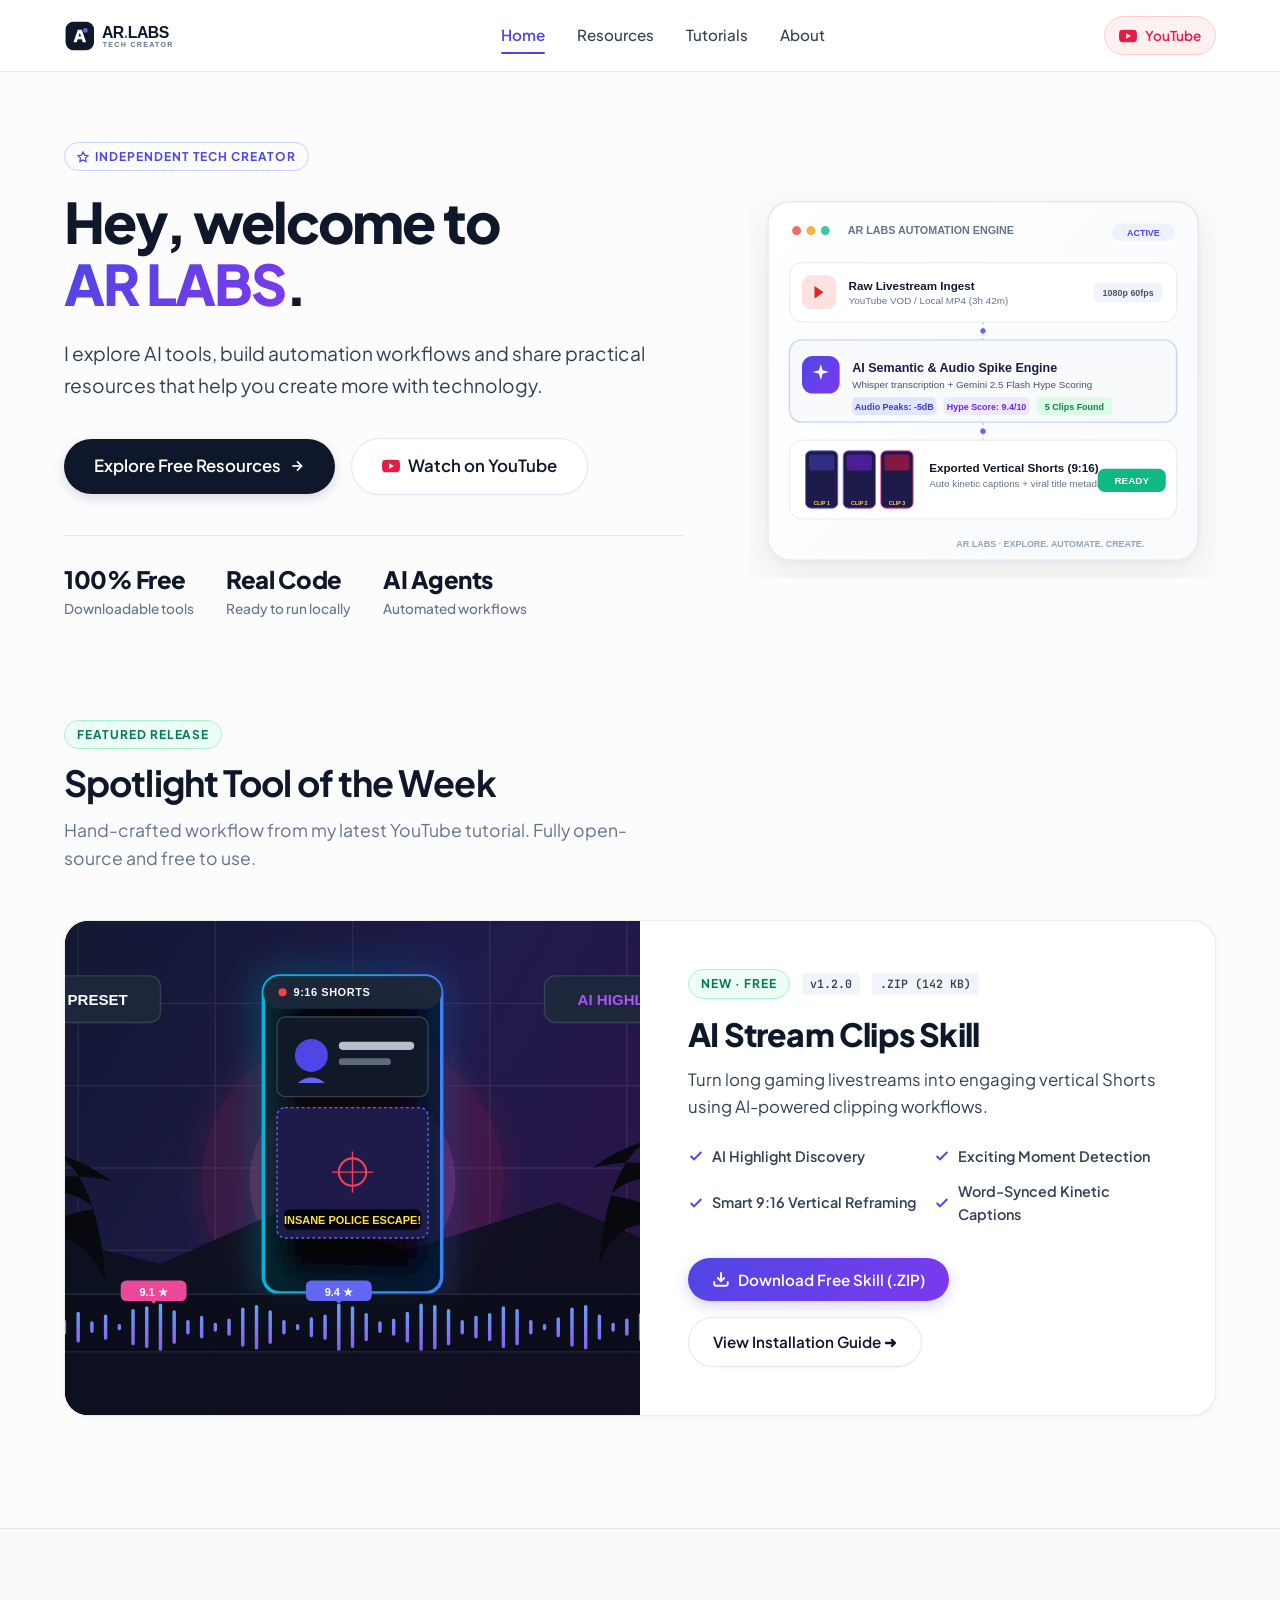
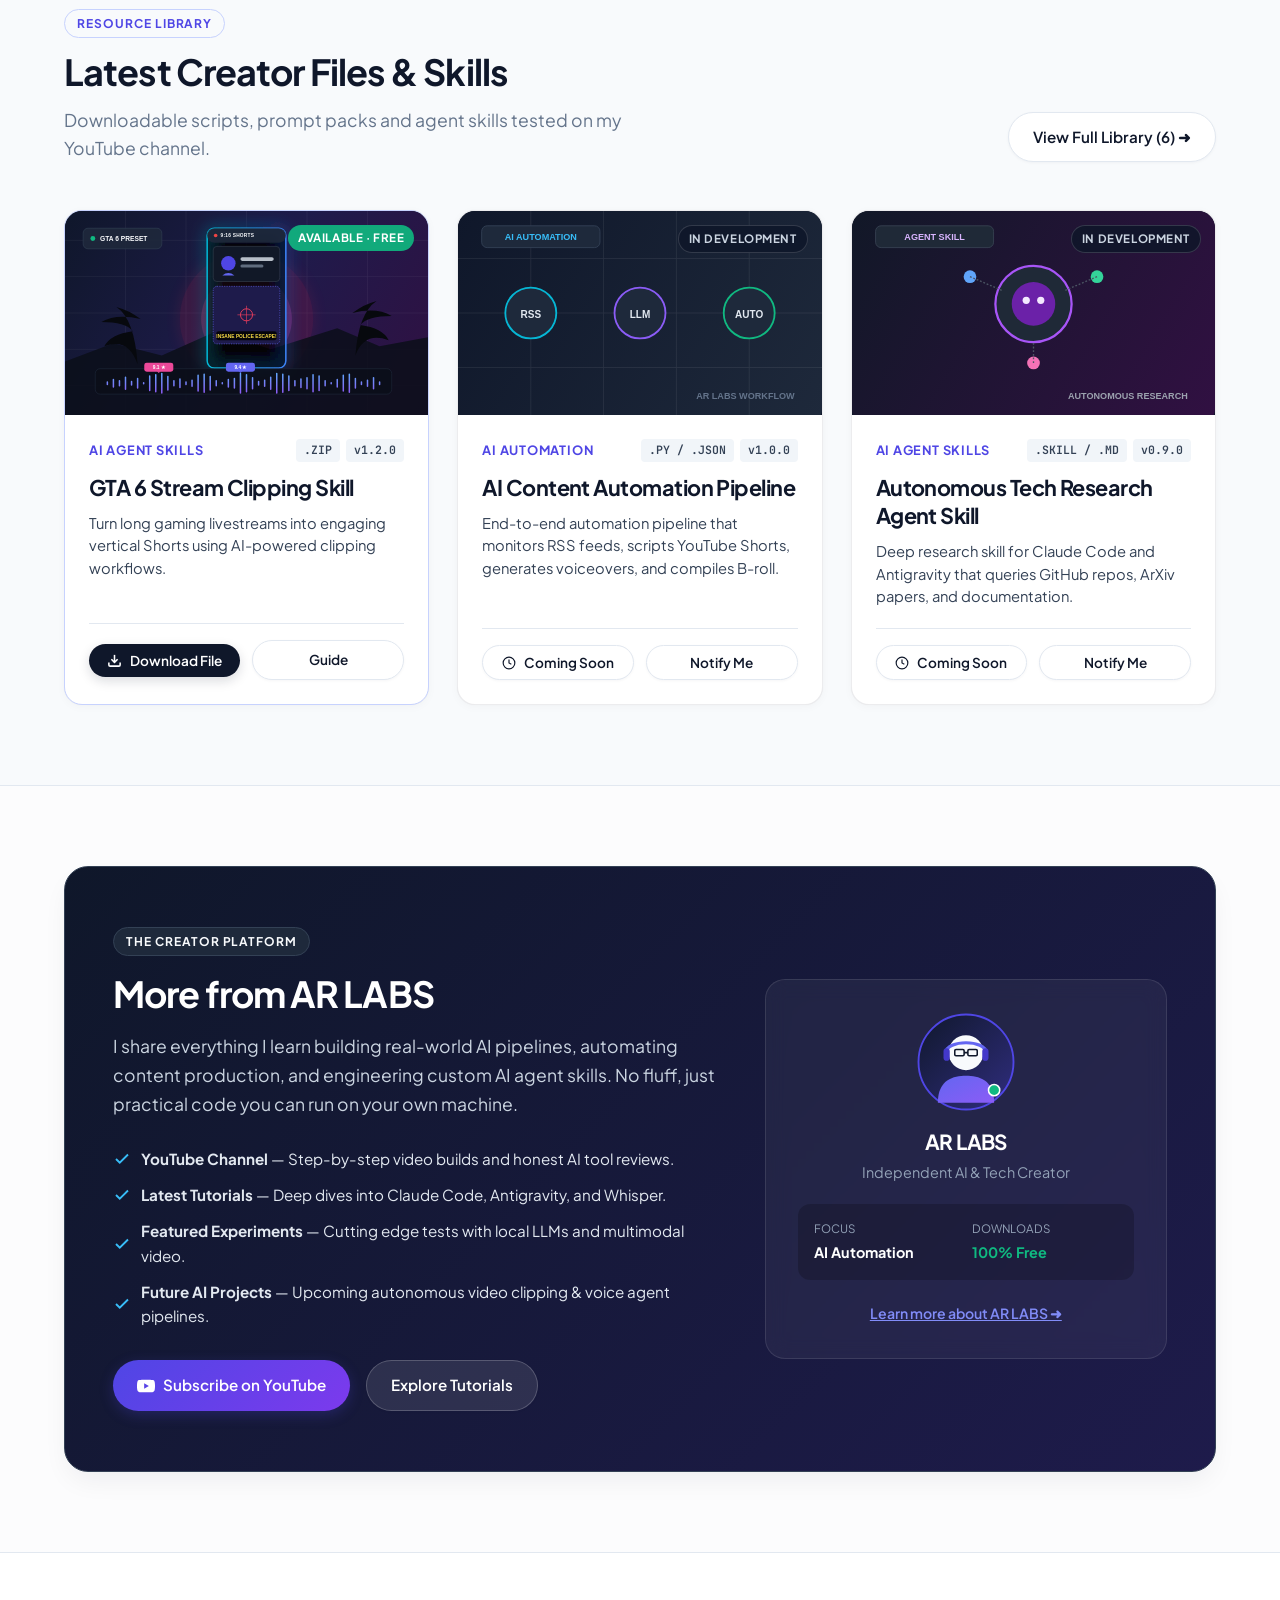
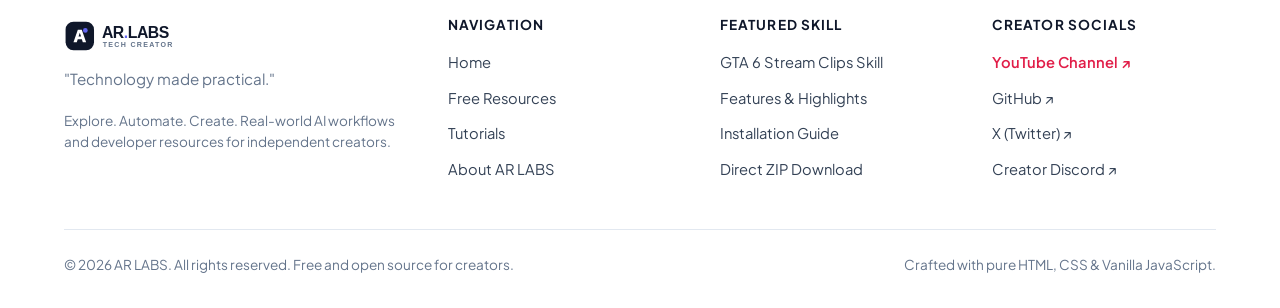
<file: index.html>
<!DOCTYPE html>
<html lang="en">
<head>
  <meta charset="UTF-8" />
  <meta name="viewport" content="width=device-width, initial-scale=1.0" />
  <title>AR LABS — Explore. Automate. Create. | AI Tools & Developer Resources</title>
  <meta name="description" content="AR LABS is an independent technology creator platform sharing AI tools, agent skills, automation workflows, and free practical resources." />
  <link rel="icon" type="image/svg+xml" href="assets/images/logo.svg" />
  <link rel="stylesheet" href="css/style.css" />
</head>
<body>

  <!-- Site Header & Navigation -->
  <header class="site-header">
    <div class="container header-inner">
      <a href="index.html" class="logo-link" aria-label="AR LABS Home">
        <img src="assets/images/logo.svg" alt="AR LABS Logo" width="160" height="38" />
      </a>

      <nav class="nav-links" id="main-nav" aria-label="Primary Navigation">
        <a href="index.html" class="nav-link active">Home</a>
        <a href="resources.html" class="nav-link">Resources</a>
        <a href="tutorials.html" class="nav-link">Tutorials</a>
        <a href="about.html" class="nav-link">About</a>
      </nav>

      <div class="header-actions">
        <a href="https://youtube.com/@ARLabs" target="_blank" rel="noopener noreferrer" class="btn-youtube-icon" title="Watch on YouTube">
          <svg viewBox="0 0 24 24"><path d="M23.498 6.186a3.016 3.016 0 0 0-2.122-2.136C19.505 3.545 12 3.545 12 3.545s-7.505 0-9.377.505A3.017 3.017 0 0 0 .502 6.186C0 8.07 0 12 0 12s0 3.93.502 5.814a3.016 3.016 0 0 0 2.122 2.136c1.871.505 9.376.505 9.376.505s7.505 0 9.377-.505a3.015 3.015 0 0 0 2.122-2.136C24 15.93 24 12 24 12s0-3.93-.502-5.814zM9.545 15.568V8.432L15.818 12l-6.273 3.568z"/></svg>
          <span>YouTube</span>
        </a>

        <button class="mobile-menu-btn" aria-label="Toggle Navigation Menu" aria-expanded="false">
          <span></span>
          <span></span>
          <span></span>
        </button>
      </div>
    </div>
  </header>

  <!-- Main Content -->
  <main>
    <!-- Hero Section -->
    <section class="hero-section">
      <div class="container hero-grid">
        <div class="hero-content">
          <div class="hero-badge">
            <span class="label-pill">
              <svg width="12" height="12" viewBox="0 0 24 24" fill="none" stroke="currentColor" stroke-width="2.5"><polygon points="12 2 15.09 8.26 22 9.27 17 14.14 18.18 21.02 12 17.77 5.82 21.02 7 14.14 2 9.27 8.91 8.26 12 2"></polygon></svg>
              INDEPENDENT TECH CREATOR
            </span>
          </div>

          <h1 class="hero-title">
            Hey, welcome to <span class="text-gradient">AR LABS</span>.
          </h1>

          <p class="hero-description">
            I explore AI tools, build automation workflows and share practical resources that help you create more with technology.
          </p>

          <div class="hero-actions">
            <a href="resources.html" class="btn btn-primary btn-lg">
              Explore Free Resources
              <svg width="16" height="16" viewBox="0 0 24 24" fill="none" stroke="currentColor" stroke-width="2.5"><line x1="5" y1="12" x2="19" y2="12"></line><polyline points="12 5 19 12 12 19"></polyline></svg>
            </a>
            <a href="https://youtube.com/@ARLabs" target="_blank" rel="noopener noreferrer" class="btn btn-secondary btn-lg">
              <svg width="18" height="18" viewBox="0 0 24 24" fill="#e11d48"><path d="M23.498 6.186a3.016 3.016 0 0 0-2.122-2.136C19.505 3.545 12 3.545 12 3.545s-7.505 0-9.377.505A3.017 3.017 0 0 0 .502 6.186C0 8.07 0 12 0 12s0 3.93.502 5.814a3.016 3.016 0 0 0 2.122 2.136c1.871.505 9.376.505 9.376.505s7.505 0 9.377-.505a3.015 3.015 0 0 0 2.122-2.136C24 15.93 24 12 24 12s0-3.93-.502-5.814zM9.545 15.568V8.432L15.818 12l-6.273 3.568z"/></svg>
              Watch on YouTube
            </a>
          </div>

          <div class="hero-stats">
            <div class="stat-item">
              <span class="stat-value">100% Free</span>
              <span class="stat-label">Downloadable tools</span>
            </div>
            <div class="stat-item">
              <span class="stat-value">Real Code</span>
              <span class="stat-label">Ready to run locally</span>
            </div>
            <div class="stat-item">
              <span class="stat-value">AI Agents</span>
              <span class="stat-label">Automated workflows</span>
            </div>
          </div>
        </div>

        <div class="hero-visual">
          <img src="assets/images/creator-visual.svg" alt="AR LABS Automation Engine Visual" width="520" height="440" />
        </div>
      </div>
    </section>

    <!-- Featured Resource Section -->
    <section class="section" style="padding-top: 20px;">
      <div class="container">
        <div class="section-header">
          <span class="label-pill green">FEATURED RELEASE</span>
          <h2 class="section-title">Spotlight Tool of the Week</h2>
          <p class="section-desc">Hand-crafted workflow from my latest YouTube tutorial. Fully open-source and free to use.</p>
        </div>

        <div class="featured-card">
          <div class="featured-grid">
            <div class="featured-media">
              <img src="assets/images/gta6-skill-thumb.svg" alt="GTA 6 AI Stream Clips Skill" />
            </div>

            <div class="featured-content">
              <div class="featured-top-meta">
                <span class="label-pill green">NEW · FREE</span>
                <span class="meta-chip">v1.2.0</span>
                <span class="meta-chip">.ZIP (142 KB)</span>
              </div>

              <h3 class="featured-title">AI Stream Clips Skill</h3>

              <p class="featured-desc">
                Turn long gaming livestreams into engaging vertical Shorts using AI-powered clipping workflows.
              </p>

              <div class="featured-features-list">
                <div class="feature-bullet">
                  <svg viewBox="0 0 24 24" fill="none" stroke="currentColor" stroke-width="3"><polyline points="20 6 9 17 4 12"></polyline></svg>
                  <span>AI Highlight Discovery</span>
                </div>
                <div class="feature-bullet">
                  <svg viewBox="0 0 24 24" fill="none" stroke="currentColor" stroke-width="3"><polyline points="20 6 9 17 4 12"></polyline></svg>
                  <span>Exciting Moment Detection</span>
                </div>
                <div class="feature-bullet">
                  <svg viewBox="0 0 24 24" fill="none" stroke="currentColor" stroke-width="3"><polyline points="20 6 9 17 4 12"></polyline></svg>
                  <span>Smart 9:16 Vertical Reframing</span>
                </div>
                <div class="feature-bullet">
                  <svg viewBox="0 0 24 24" fill="none" stroke="currentColor" stroke-width="3"><polyline points="20 6 9 17 4 12"></polyline></svg>
                  <span>Word-Synced Kinetic Captions</span>
                </div>
              </div>

              <div class="featured-actions">
                <button class="btn btn-accent" onclick="triggerDownload('downloads/stream-clips-skill.zip', 'stream-clips-skill.zip')">
                  <svg width="18" height="18" viewBox="0 0 24 24" fill="none" stroke="currentColor" stroke-width="2.5"><path d="M21 15v4a2 2 0 0 1-2 2H5a2 2 0 0 1-2-2v-4"></path><polyline points="7 10 12 15 17 10"></polyline><line x1="12" y1="15" x2="12" y2="3"></line></svg>
                  Download Free Skill (.ZIP)
                </button>
                <a href="resource-details.html" class="btn btn-secondary">
                  View Installation Guide ➜
                </a>
              </div>
            </div>
          </div>
        </div>
      </div>
    </section>

    <!-- Recent Resources Preview -->
    <section class="section" style="background-color: var(--bg-secondary); border-top: 1px solid var(--border-light); border-bottom: 1px solid var(--border-light);">
      <div class="container">
        <div class="section-header" style="display: flex; justify-content: space-between; align-items: flex-end; flex-wrap: gap;">
          <div>
            <span class="label-pill">RESOURCE LIBRARY</span>
            <h2 class="section-title">Latest Creator Files &amp; Skills</h2>
            <p class="section-desc">Downloadable scripts, prompt packs and agent skills tested on my YouTube channel.</p>
          </div>
          <a href="resources.html" class="btn btn-secondary" style="margin-top: 16px;">
            View Full Library (6) ➜
          </a>
        </div>

        <div class="resource-grid" id="home-resources-preview">
          <!-- Dynamically populated via js/main.js -->
        </div>
      </div>
    </section>

    <!-- Creator Section -->
    <section class="section">
      <div class="container">
        <div class="creator-section-box">
          <div class="creator-section-grid">
            <div>
              <span class="label-pill dark" style="margin-bottom: 16px;">THE CREATOR PLATFORM</span>
              <h2 class="creator-section-title">More from AR LABS</h2>
              <p class="creator-section-desc">
                I share everything I learn building real-world AI pipelines, automating content production, and engineering custom AI agent skills. No fluff, just practical code you can run on your own machine.
              </p>

              <div class="creator-perks-list">
                <div class="creator-perk">
                  <svg viewBox="0 0 24 24" fill="none" stroke="currentColor" stroke-width="2.5"><polyline points="20 6 9 17 4 12"></polyline></svg>
                  <span><strong>YouTube Channel</strong> — Step-by-step video builds and honest AI tool reviews.</span>
                </div>
                <div class="creator-perk">
                  <svg viewBox="0 0 24 24" fill="none" stroke="currentColor" stroke-width="2.5"><polyline points="20 6 9 17 4 12"></polyline></svg>
                  <span><strong>Latest Tutorials</strong> — Deep dives into Claude Code, Antigravity, and Whisper.</span>
                </div>
                <div class="creator-perk">
                  <svg viewBox="0 0 24 24" fill="none" stroke="currentColor" stroke-width="2.5"><polyline points="20 6 9 17 4 12"></polyline></svg>
                  <span><strong>Featured Experiments</strong> — Cutting edge tests with local LLMs and multimodal video.</span>
                </div>
                <div class="creator-perk">
                  <svg viewBox="0 0 24 24" fill="none" stroke="currentColor" stroke-width="2.5"><polyline points="20 6 9 17 4 12"></polyline></svg>
                  <span><strong>Future AI Projects</strong> — Upcoming autonomous video clipping &amp; voice agent pipelines.</span>
                </div>
              </div>

              <div style="display: flex; gap: 16px; flex-wrap: wrap;">
                <a href="https://youtube.com/@ARLabs" target="_blank" rel="noopener noreferrer" class="btn btn-accent">
                  <svg width="18" height="18" viewBox="0 0 24 24" fill="#ffffff"><path d="M23.498 6.186a3.016 3.016 0 0 0-2.122-2.136C19.505 3.545 12 3.545 12 3.545s-7.505 0-9.377.505A3.017 3.017 0 0 0 .502 6.186C0 8.07 0 12 0 12s0 3.93.502 5.814a3.016 3.016 0 0 0 2.122 2.136c1.871.505 9.376.505 9.376.505s7.505 0 9.377-.505a3.015 3.015 0 0 0 2.122-2.136C24 15.93 24 12 24 12s0-3.93-.502-5.814zM9.545 15.568V8.432L15.818 12l-6.273 3.568z"/></svg>
                  Subscribe on YouTube
                </a>
                <a href="tutorials.html" class="btn btn-secondary" style="background: rgba(255,255,255,0.1); color: #ffffff; border-color: rgba(255,255,255,0.2);">
                  Explore Tutorials
                </a>
              </div>
            </div>

            <div style="text-align: center;">
              <div style="background: rgba(255,255,255,0.05); border: 1px solid rgba(255,255,255,0.1); border-radius: 20px; padding: 32px; backdrop-filter: blur(10px);">
                <img src="assets/images/avatar.svg" alt="AR LABS Creator" style="width: 100px; height: 100px; margin: 0 auto 18px; border-radius: 50%;" />
                <h3 style="font-size: 1.3rem; color: #ffffff; margin-bottom: 6px;">AR LABS</h3>
                <p style="font-size: 0.9rem; color: #94a3b8; margin-bottom: 20px;">Independent AI &amp; Tech Creator</p>
                <div style="display: grid; grid-template-columns: 1fr 1fr; gap: 12px; text-align: left; background: rgba(0,0,0,0.2); padding: 16px; border-radius: 12px; margin-bottom: 20px;">
                  <div>
                    <span style="display: block; font-size: 0.72rem; color: #94a3b8; text-transform: uppercase;">Focus</span>
                    <strong style="font-size: 0.9rem; color: #ffffff;">AI Automation</strong>
                  </div>
                  <div>
                    <span style="display: block; font-size: 0.72rem; color: #94a3b8; text-transform: uppercase;">Downloads</span>
                    <strong style="font-size: 0.9rem; color: #10b981;">100% Free</strong>
                  </div>
                </div>
                <a href="about.html" style="font-size: 0.88rem; color: #818cf8; font-weight: 600; text-decoration: underline;">Learn more about AR LABS ➜</a>
              </div>
            </div>
          </div>
        </div>
      </div>
    </section>
  </main>

  <!-- Coming Soon Notification Modal -->
  <div class="modal-overlay" id="coming-soon-modal" role="dialog" aria-modal="true">
    <div class="modal-dialog">
      <div class="modal-header">
        <h3 class="modal-title">Resource In Development</h3>
        <button class="modal-close-btn" onclick="closeComingSoonModal()" aria-label="Close modal">
          <svg width="20" height="20" viewBox="0 0 24 24" fill="none" stroke="currentColor" stroke-width="2"><line x1="18" y1="6" x2="6" y2="18"></line><line x1="6" y1="6" x2="18" y2="18"></line></svg>
        </button>
      </div>
      <div class="modal-body">
        <p style="margin-bottom: 14px;">
          <strong class="modal-resource-name">This Resource</strong> is currently undergoing benchmark testing and cleanup for release.
        </p>
        <p style="font-size: 0.92rem; color: var(--text-muted); margin-bottom: 20px;">
          All resources published on AR LABS are thoroughly tested in video tutorials before being made available for free download.
        </p>
        <div style="background: var(--bg-secondary); padding: 16px; border-radius: 12px; border: 1px solid var(--border-light);">
          <span style="font-size: 0.82rem; font-weight: 700; text-transform: uppercase; color: var(--accent-primary); display: block; margin-bottom: 4px;">Get Notified On YouTube</span>
          <p style="font-size: 0.85rem; color: var(--text-secondary); margin: 0;">
            Subscribe to the channel to get an instant notification when the video tutorial and source zip file drop.
          </p>
        </div>
      </div>
      <div class="modal-footer">
        <button class="btn btn-secondary btn-sm" onclick="closeComingSoonModal()">Close</button>
        <a href="https://youtube.com/@ARLabs" target="_blank" rel="noopener noreferrer" class="btn btn-accent btn-sm">
          Subscribe on YouTube
        </a>
      </div>
    </div>
  </div>

  <!-- Toast Container -->
  <div id="toast-container" aria-live="polite"></div>

  <!-- Site Footer -->
  <footer class="site-footer">
    <div class="container">
      <div class="footer-top-grid">
        <div>
          <a href="index.html" class="logo-link" style="margin-bottom: 12px;">
            <img src="assets/images/logo.svg" alt="AR LABS" width="150" height="36" />
          </a>
          <p class="footer-brand-tagline">
            "Technology made practical."
          </p>
          <p style="font-size: 0.85rem; color: var(--text-muted); line-height: 1.5;">
            Explore. Automate. Create. Real-world AI workflows and developer resources for independent creators.
          </p>
        </div>

        <div>
          <h4 class="footer-col-title">Navigation</h4>
          <ul class="footer-links-list">
            <li><a href="index.html" class="footer-link">Home</a></li>
            <li><a href="resources.html" class="footer-link">Free Resources</a></li>
            <li><a href="tutorials.html" class="footer-link">Tutorials</a></li>
            <li><a href="about.html" class="footer-link">About AR LABS</a></li>
          </ul>
        </div>

        <div>
          <h4 class="footer-col-title">Featured Skill</h4>
          <ul class="footer-links-list">
            <li><a href="resource-details.html" class="footer-link">GTA 6 Stream Clips Skill</a></li>
            <li><a href="resource-details.html#features" class="footer-link">Features &amp; Highlights</a></li>
            <li><a href="resource-details.html#installation" class="footer-link">Installation Guide</a></li>
            <li><a href="resource-details.html#download" class="footer-link">Direct ZIP Download</a></li>
          </ul>
        </div>

        <div>
          <h4 class="footer-col-title">Creator Socials</h4>
          <ul class="footer-links-list">
            <li><a href="https://youtube.com/@ARLabs" target="_blank" rel="noopener noreferrer" class="footer-link" style="color: #e11d48; font-weight: 600;">YouTube Channel ↗</a></li>
            <li><a href="https://github.com" target="_blank" rel="noopener noreferrer" class="footer-link">GitHub ↗</a></li>
            <li><a href="https://x.com" target="_blank" rel="noopener noreferrer" class="footer-link">X (Twitter) ↗</a></li>
            <li><a href="https://discord.com" target="_blank" rel="noopener noreferrer" class="footer-link">Creator Discord ↗</a></li>
          </ul>
        </div>
      </div>

      <div class="footer-bottom-bar">
        <span>&copy; 2026 AR LABS. All rights reserved. Free and open source for creators.</span>
        <span>Crafted with pure HTML, CSS &amp; Vanilla JavaScript.</span>
      </div>
    </div>
  </footer>

  <!-- Scripts -->
  <script src="js/resources.js"></script>
  <script src="js/interactions.js"></script>
  <script src="js/main.js"></script>
</body>
</html>
</file>
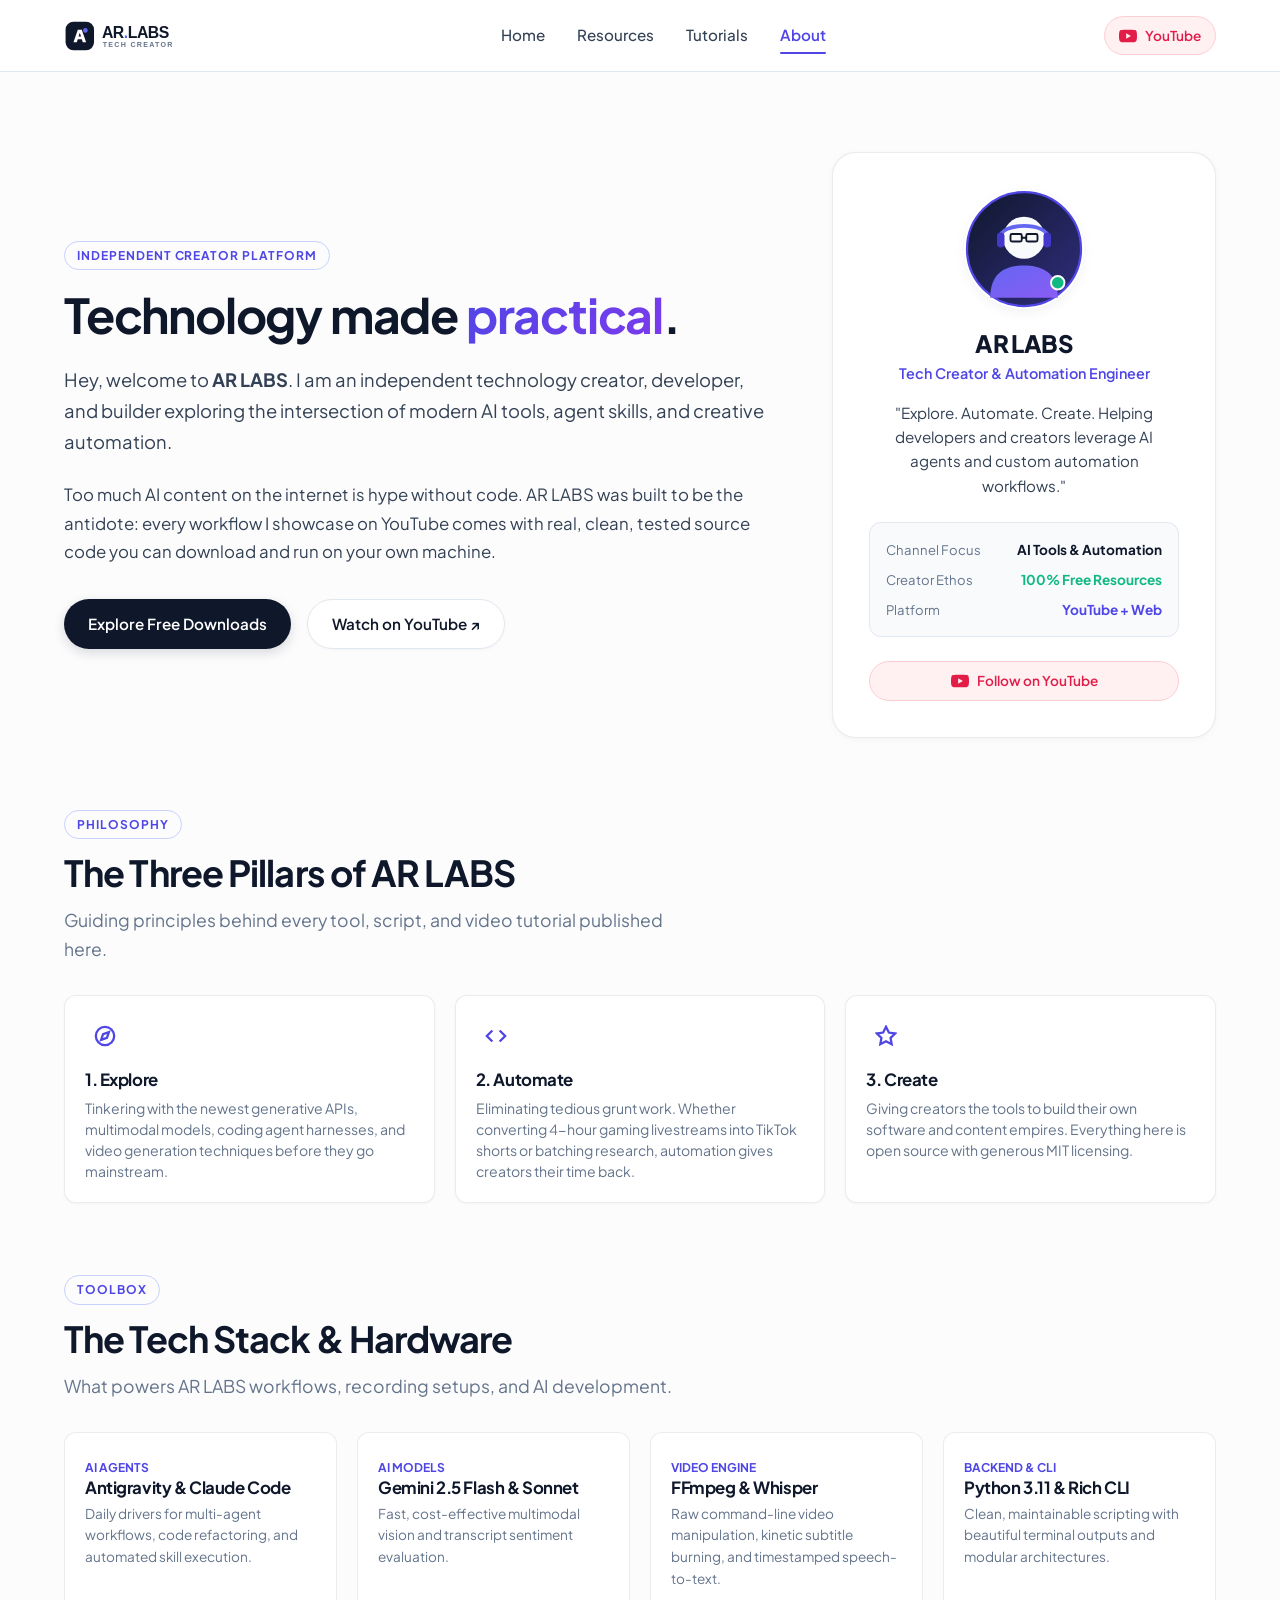
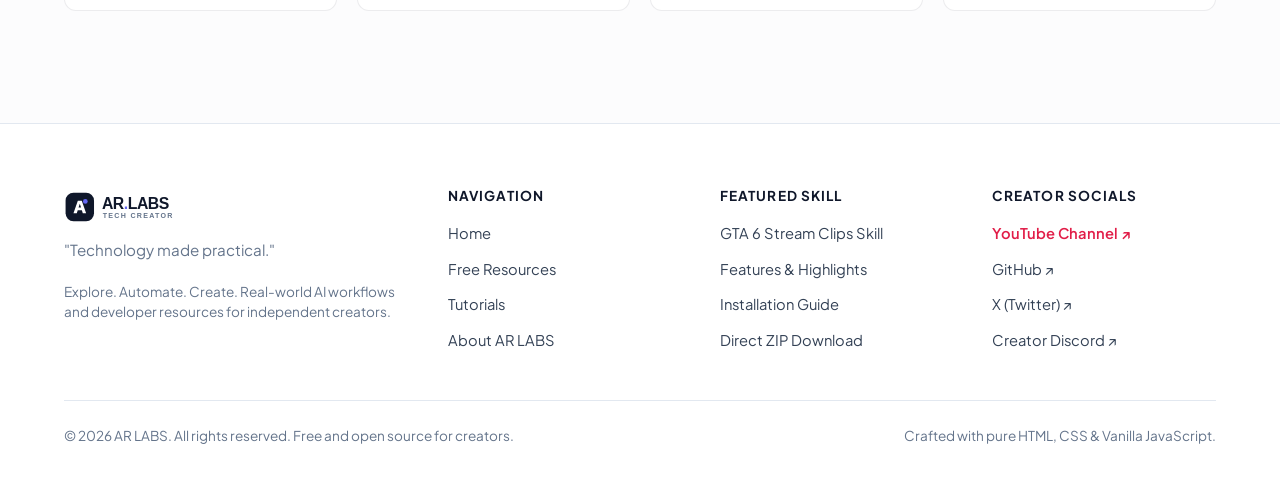
<file: about.html>
<!DOCTYPE html>
<html lang="en">
<head>
  <meta charset="UTF-8" />
  <meta name="viewport" content="width=device-width, initial-scale=1.0" />
  <title>About AR LABS — Explore. Automate. Create.</title>
  <meta name="description" content="Learn about AR LABS, an independent tech creator platform dedicated to practical AI automation, custom agent skills, and open developer resources." />
  <link rel="icon" type="image/svg+xml" href="assets/images/logo.svg" />
  <link rel="stylesheet" href="css/style.css" />
</head>
<body>

  <!-- Site Header -->
  <header class="site-header">
    <div class="container header-inner">
      <a href="index.html" class="logo-link" aria-label="AR LABS Home">
        <img src="assets/images/logo.svg" alt="AR LABS Logo" width="160" height="38" />
      </a>

      <nav class="nav-links" id="main-nav" aria-label="Primary Navigation">
        <a href="index.html" class="nav-link">Home</a>
        <a href="resources.html" class="nav-link">Resources</a>
        <a href="tutorials.html" class="nav-link">Tutorials</a>
        <a href="about.html" class="nav-link active">About</a>
      </nav>

      <div class="header-actions">
        <a href="https://youtube.com/@ARLabs" target="_blank" rel="noopener noreferrer" class="btn-youtube-icon" title="Watch on YouTube">
          <svg viewBox="0 0 24 24"><path d="M23.498 6.186a3.016 3.016 0 0 0-2.122-2.136C19.505 3.545 12 3.545 12 3.545s-7.505 0-9.377.505A3.017 3.017 0 0 0 .502 6.186C0 8.07 0 12 0 12s0 3.93.502 5.814a3.016 3.016 0 0 0 2.122 2.136c1.871.505 9.376.505 9.376.505s7.505 0 9.377-.505a3.015 3.015 0 0 0 2.122-2.136C24 15.93 24 12 24 12s0-3.93-.502-5.814zM9.545 15.568V8.432L15.818 12l-6.273 3.568z"/></svg>
          <span>YouTube</span>
        </a>

        <button class="mobile-menu-btn" aria-label="Toggle Navigation Menu" aria-expanded="false">
          <span></span>
          <span></span>
          <span></span>
        </button>
      </div>
    </div>
  </header>

  <!-- Main Content -->
  <main class="section">
    <div class="container">

      <!-- Hero Header -->
      <div class="about-grid" style="margin-bottom: 72px;">
        <div>
          <span class="label-pill">INDEPENDENT CREATOR PLATFORM</span>
          <h1 class="section-title" style="font-size: 3rem; margin: 16px 0 20px;">
            Technology made <span class="text-gradient">practical</span>.
          </h1>
          <p style="font-size: 1.15rem; line-height: 1.7; color: var(--text-secondary); margin-bottom: 24px;">
            Hey, welcome to <strong>AR LABS</strong>. I am an independent technology creator, developer, and builder exploring the intersection of modern AI tools, agent skills, and creative automation.
          </p>
          <p style="font-size: 1.05rem; line-height: 1.7; color: var(--text-secondary); margin-bottom: 32px;">
            Too much AI content on the internet is hype without code. AR LABS was built to be the antidote: every workflow I showcase on YouTube comes with real, clean, tested source code you can download and run on your own machine.
          </p>

          <div style="display: flex; gap: 16px; flex-wrap: wrap;">
            <a href="resources.html" class="btn btn-primary">
              Explore Free Downloads
            </a>
            <a href="https://youtube.com/@ARLabs" target="_blank" rel="noopener noreferrer" class="btn btn-secondary">
              Watch on YouTube ↗
            </a>
          </div>
        </div>

        <!-- Creator Profile Card -->
        <div class="creator-card-widget">
          <div class="creator-avatar-wrap">
            <img src="assets/images/avatar.svg" alt="AR LABS Creator Avatar" />
          </div>
          <h3 class="creator-name">AR LABS</h3>
          <div class="creator-role">Tech Creator &amp; Automation Engineer</div>
          <p class="creator-bio">
            "Explore. Automate. Create. Helping developers and creators leverage AI agents and custom automation workflows."
          </p>

          <div style="padding: 16px; background: var(--bg-secondary); border-radius: var(--radius-md); border: 1px solid var(--border-light); margin-bottom: 24px; text-align: left;">
            <div style="display: flex; justify-content: space-between; margin-bottom: 8px;">
              <span style="font-size: 0.82rem; color: var(--text-muted);">Channel Focus</span>
              <strong style="font-size: 0.85rem; color: var(--text-primary);">AI Tools &amp; Automation</strong>
            </div>
            <div style="display: flex; justify-content: space-between; margin-bottom: 8px;">
              <span style="font-size: 0.82rem; color: var(--text-muted);">Creator Ethos</span>
              <strong style="font-size: 0.85rem; color: var(--status-green);">100% Free Resources</strong>
            </div>
            <div style="display: flex; justify-content: space-between;">
              <span style="font-size: 0.82rem; color: var(--text-muted);">Platform</span>
              <strong style="font-size: 0.85rem; color: var(--accent-primary);">YouTube + Web</strong>
            </div>
          </div>

          <div class="creator-socials">
            <a href="https://youtube.com/@ARLabs" target="_blank" rel="noopener noreferrer" class="btn-youtube-icon" style="width: 100%; justify-content: center;">
              <svg viewBox="0 0 24 24"><path d="M23.498 6.186a3.016 3.016 0 0 0-2.122-2.136C19.505 3.545 12 3.545 12 3.545s-7.505 0-9.377.505A3.017 3.017 0 0 0 .502 6.186C0 8.07 0 12 0 12s0 3.93.502 5.814a3.016 3.016 0 0 0 2.122 2.136c1.871.505 9.376.505 9.376.505s7.505 0 9.377-.505a3.015 3.015 0 0 0 2.122-2.136C24 15.93 24 12 24 12s0-3.93-.502-5.814zM9.545 15.568V8.432L15.818 12l-6.273 3.568z"/></svg>
              Follow on YouTube
            </a>
          </div>
        </div>
      </div>

      <!-- Core Principles Section -->
      <div style="margin-bottom: 72px;">
        <span class="label-pill">PHILOSOPHY</span>
        <h2 class="section-title">The Three Pillars of AR LABS</h2>
        <p class="section-desc">Guiding principles behind every tool, script, and video tutorial published here.</p>

        <div class="features-cards-grid" style="margin-top: 32px;">
          <div class="feature-item-card">
            <div class="feature-icon-circle">
              <svg width="22" height="22" viewBox="0 0 24 24" fill="none" stroke="currentColor" stroke-width="2.5"><circle cx="12" cy="12" r="10"></circle><polygon points="16.24 7.76 14.12 14.12 7.76 16.24 9.88 9.88 16.24 7.76"></polygon></svg>
            </div>
            <h3 class="feature-item-title">1. Explore</h3>
            <p class="feature-item-desc">
              Tinkering with the newest generative APIs, multimodal models, coding agent harnesses, and video generation techniques before they go mainstream.
            </p>
          </div>

          <div class="feature-item-card">
            <div class="feature-icon-circle">
              <svg width="22" height="22" viewBox="0 0 24 24" fill="none" stroke="currentColor" stroke-width="2.5"><polyline points="16 18 22 12 16 6"></polyline><polyline points="8 6 2 12 8 18"></polyline></svg>
            </div>
            <h3 class="feature-item-title">2. Automate</h3>
            <p class="feature-item-desc">
              Eliminating tedious grunt work. Whether converting 4-hour gaming livestreams into TikTok shorts or batching research, automation gives creators their time back.
            </p>
          </div>

          <div class="feature-item-card">
            <div class="feature-icon-circle">
              <svg width="22" height="22" viewBox="0 0 24 24" fill="none" stroke="currentColor" stroke-width="2.5"><path d="M12 2l3.09 6.26L22 9.27l-5 4.87 1.18 6.88L12 17.77l-6.18 3.25L7 14.14 2 9.27l6.91-1.01L12 2z"></path></svg>
            </div>
            <h3 class="feature-item-title">3. Create</h3>
            <p class="feature-item-desc">
              Giving creators the tools to build their own software and content empires. Everything here is open source with generous MIT licensing.
            </p>
          </div>
        </div>
      </div>

      <!-- Stack & Gear Showcase -->
      <div>
        <span class="label-pill">TOOLBOX</span>
        <h2 class="section-title">The Tech Stack &amp; Hardware</h2>
        <p class="section-desc">What powers AR LABS workflows, recording setups, and AI development.</p>

        <div class="gear-grid">
          <div class="gear-item">
            <span class="gear-category">AI Agents</span>
            <h4 class="gear-title">Antigravity &amp; Claude Code</h4>
            <p class="gear-desc">Daily drivers for multi-agent workflows, code refactoring, and automated skill execution.</p>
          </div>

          <div class="gear-item">
            <span class="gear-category">AI Models</span>
            <h4 class="gear-title">Gemini 2.5 Flash &amp; Sonnet</h4>
            <p class="gear-desc">Fast, cost-effective multimodal vision and transcript sentiment evaluation.</p>
          </div>

          <div class="gear-item">
            <span class="gear-category">Video Engine</span>
            <h4 class="gear-title">FFmpeg &amp; Whisper</h4>
            <p class="gear-desc">Raw command-line video manipulation, kinetic subtitle burning, and timestamped speech-to-text.</p>
          </div>

          <div class="gear-item">
            <span class="gear-category">Backend &amp; CLI</span>
            <h4 class="gear-title">Python 3.11 &amp; Rich CLI</h4>
            <p class="gear-desc">Clean, maintainable scripting with beautiful terminal outputs and modular architectures.</p>
          </div>
        </div>
      </div>

    </div>
  </main>

  <!-- Toast Notification Container -->
  <div id="toast-container" aria-live="polite"></div>

  <!-- Site Footer -->
  <footer class="site-footer">
    <div class="container">
      <div class="footer-top-grid">
        <div>
          <a href="index.html" class="logo-link" style="margin-bottom: 12px;">
            <img src="assets/images/logo.svg" alt="AR LABS" width="150" height="36" />
          </a>
          <p class="footer-brand-tagline">
            "Technology made practical."
          </p>
          <p style="font-size: 0.85rem; color: var(--text-muted); line-height: 1.5;">
            Explore. Automate. Create. Real-world AI workflows and developer resources for independent creators.
          </p>
        </div>

        <div>
          <h4 class="footer-col-title">Navigation</h4>
          <ul class="footer-links-list">
            <li><a href="index.html" class="footer-link">Home</a></li>
            <li><a href="resources.html" class="footer-link">Free Resources</a></li>
            <li><a href="tutorials.html" class="footer-link">Tutorials</a></li>
            <li><a href="about.html" class="footer-link">About AR LABS</a></li>
          </ul>
        </div>

        <div>
          <h4 class="footer-col-title">Featured Skill</h4>
          <ul class="footer-links-list">
            <li><a href="resource-details.html" class="footer-link">GTA 6 Stream Clips Skill</a></li>
            <li><a href="resource-details.html#features" class="footer-link">Features &amp; Highlights</a></li>
            <li><a href="resource-details.html#installation" class="footer-link">Installation Guide</a></li>
            <li><a href="resource-details.html#download" class="footer-link">Direct ZIP Download</a></li>
          </ul>
        </div>

        <div>
          <h4 class="footer-col-title">Creator Socials</h4>
          <ul class="footer-links-list">
            <li><a href="https://youtube.com/@ARLabs" target="_blank" rel="noopener noreferrer" class="footer-link" style="color: #e11d48; font-weight: 600;">YouTube Channel ↗</a></li>
            <li><a href="https://github.com" target="_blank" rel="noopener noreferrer" class="footer-link">GitHub ↗</a></li>
            <li><a href="https://x.com" target="_blank" rel="noopener noreferrer" class="footer-link">X (Twitter) ↗</a></li>
            <li><a href="https://discord.com" target="_blank" rel="noopener noreferrer" class="footer-link">Creator Discord ↗</a></li>
          </ul>
        </div>
      </div>

      <div class="footer-bottom-bar">
        <span>&copy; 2026 AR LABS. All rights reserved. Free and open source for creators.</span>
        <span>Crafted with pure HTML, CSS &amp; Vanilla JavaScript.</span>
      </div>
    </div>
  </footer>

  <!-- Scripts -->
  <script src="js/resources.js"></script>
  <script src="js/interactions.js"></script>
  <script src="js/main.js"></script>
</body>
</html>
</file>
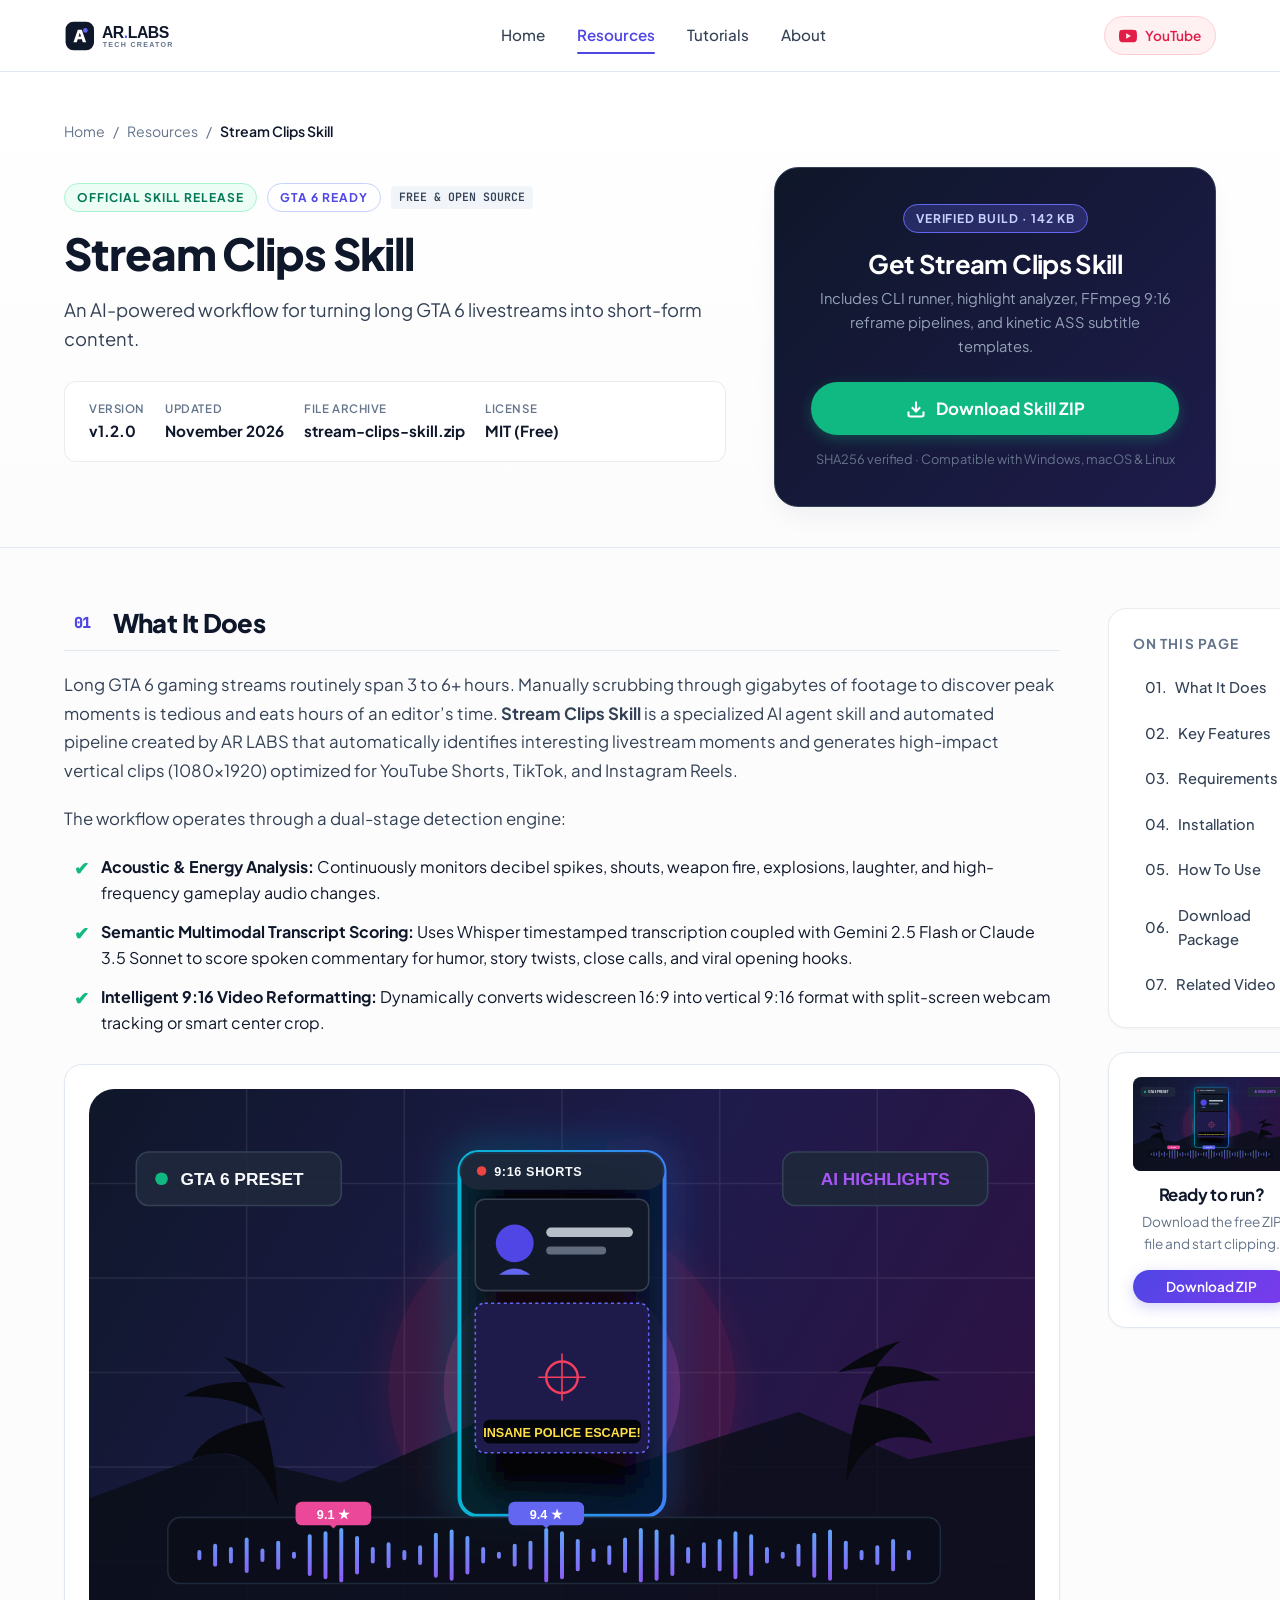
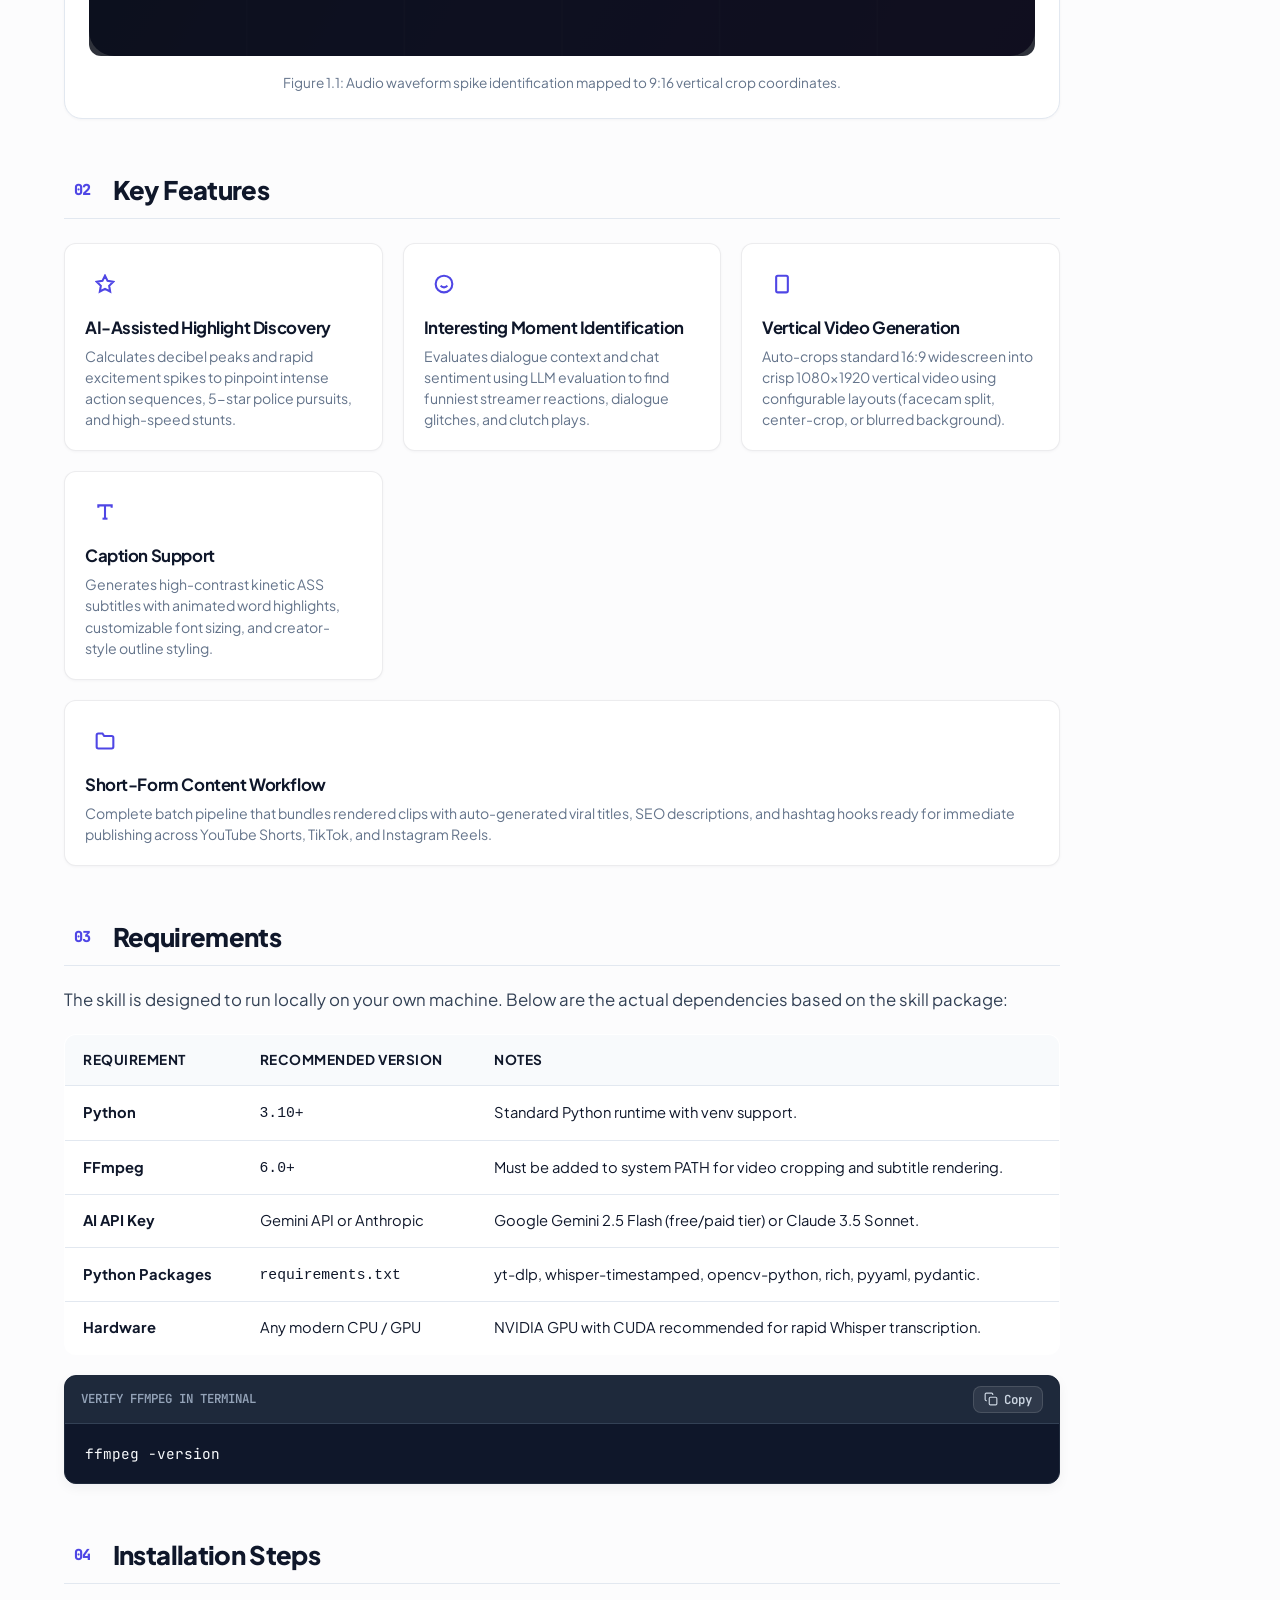
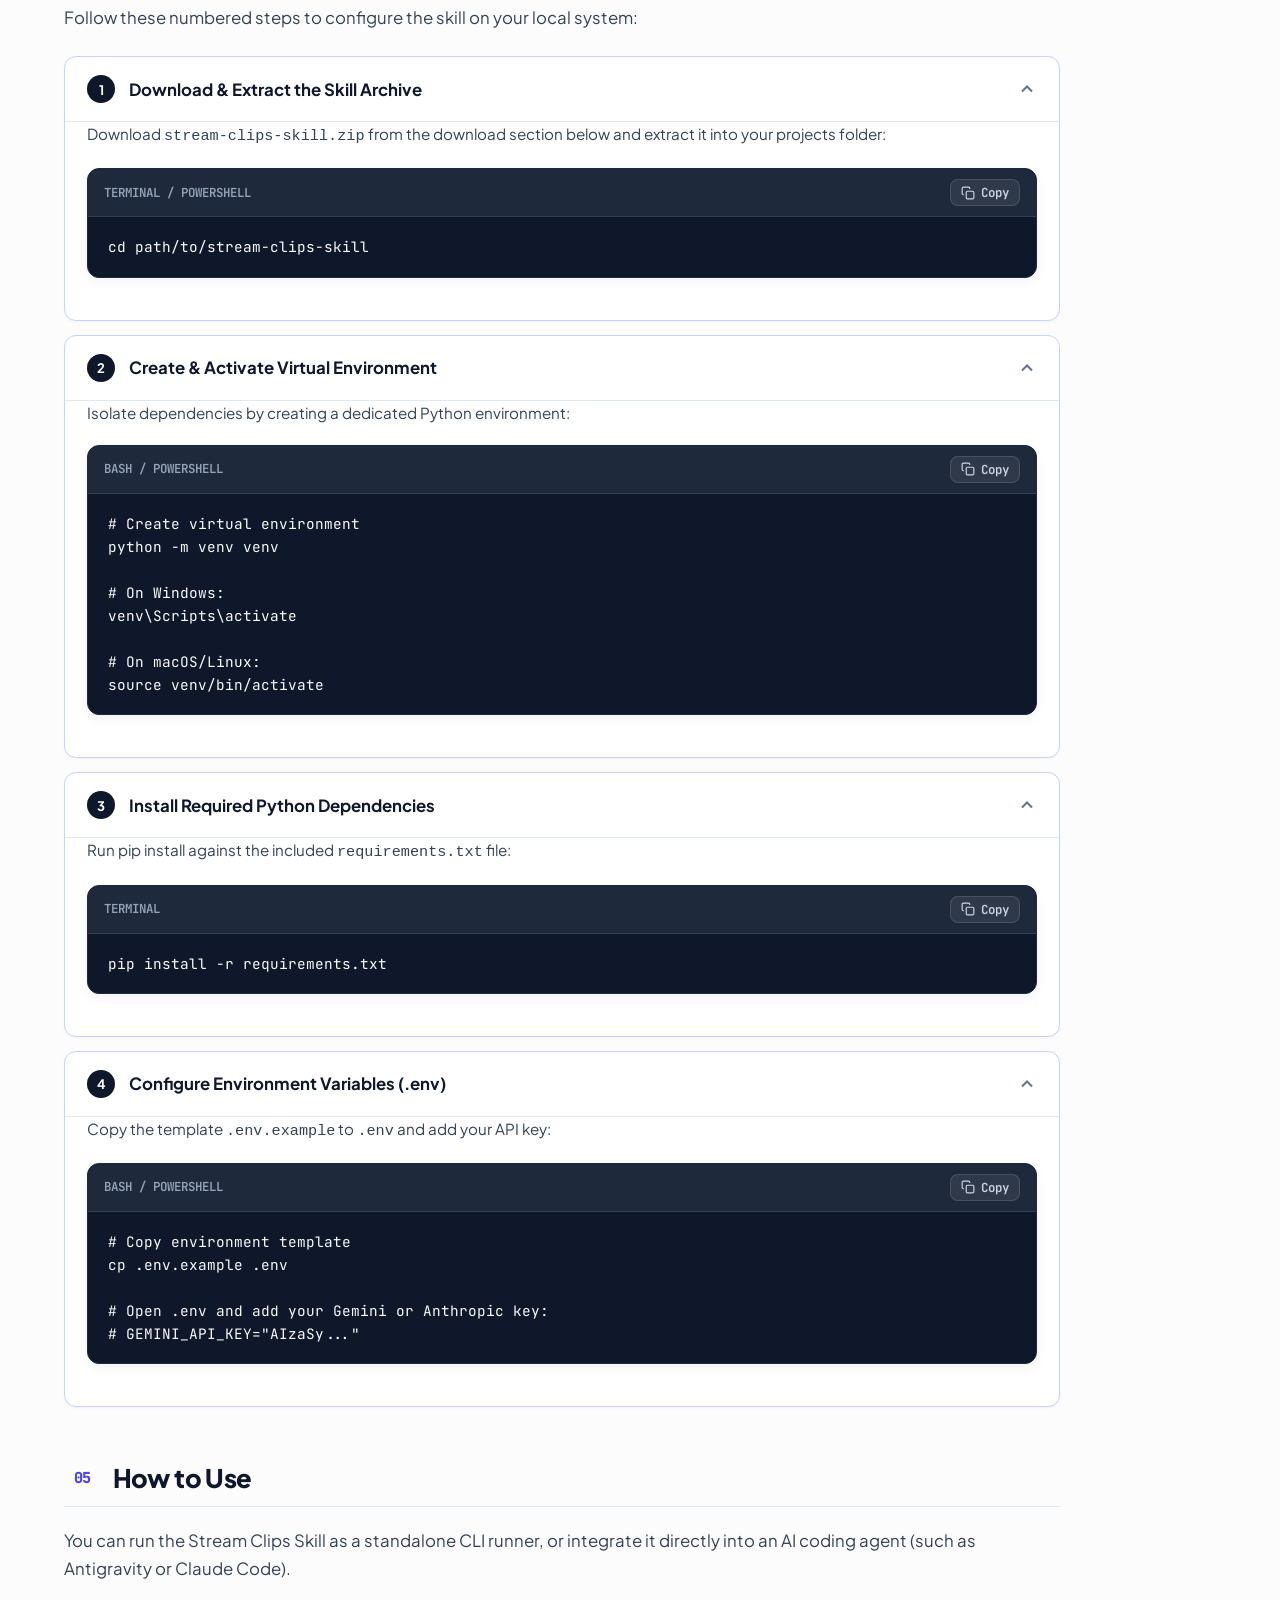
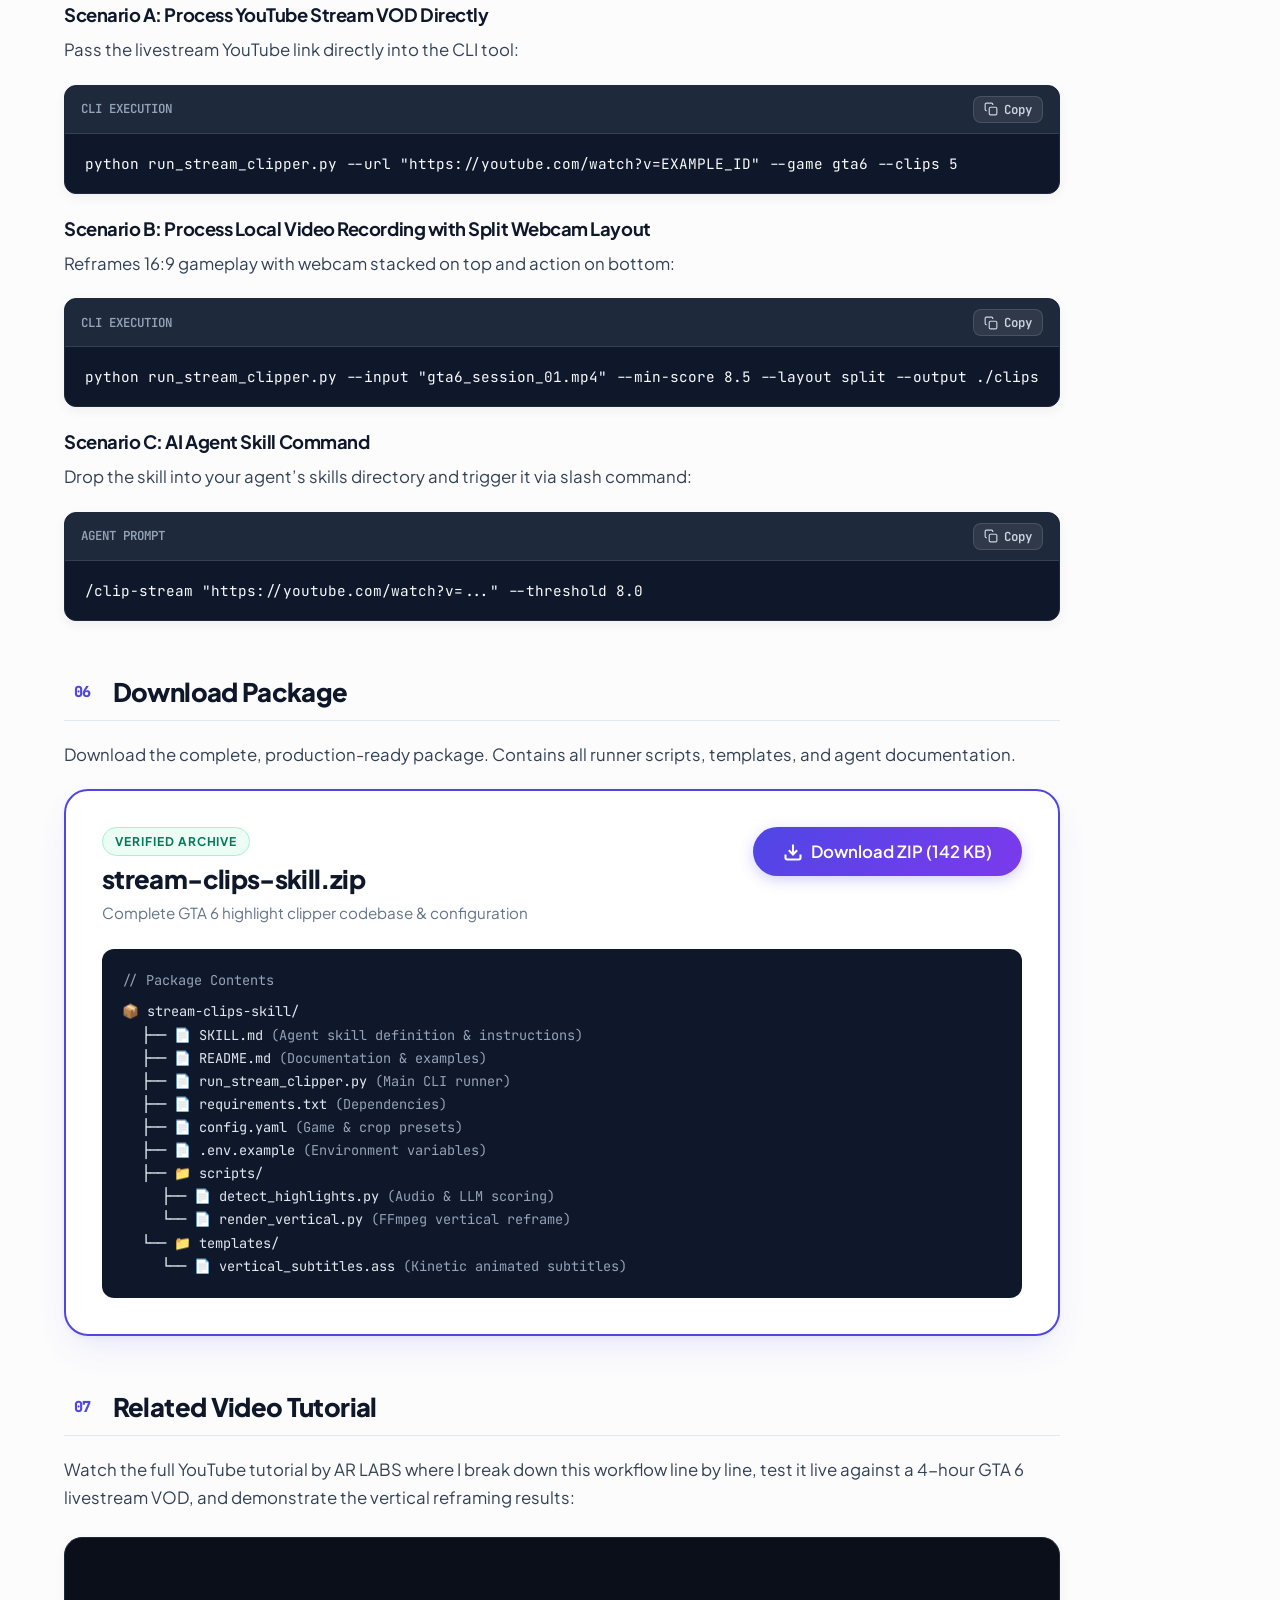
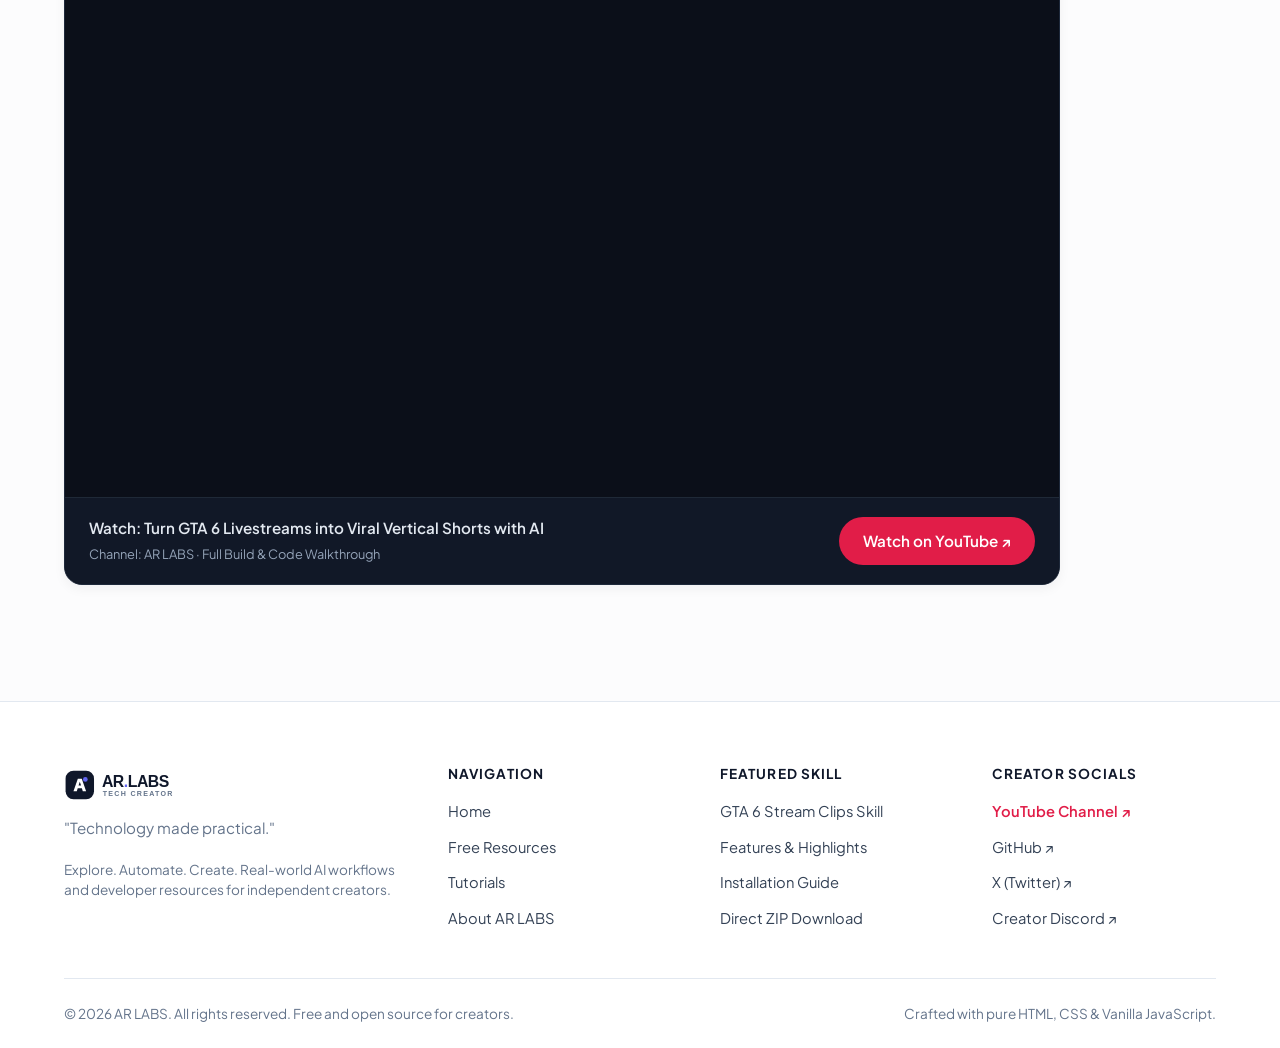
<file: resource-details.html>
<!DOCTYPE html>
<html lang="en">
<head>
  <meta charset="UTF-8" />
  <meta name="viewport" content="width=device-width, initial-scale=1.0" />
  <title>Stream Clips Skill — AR LABS GTA 6 AI Workflow &amp; Download</title>
  <meta name="description" content="Download the free GTA 6 AI Stream Clips Skill by AR LABS. Turn long gaming livestreams into viral 9:16 vertical Shorts using AI-powered clipping workflows." />
  <link rel="icon" type="image/svg+xml" href="assets/images/logo.svg" />
  <link rel="stylesheet" href="css/style.css" />
</head>
<body>

  <!-- Site Header -->
  <header class="site-header">
    <div class="container header-inner">
      <a href="index.html" class="logo-link" aria-label="AR LABS Home">
        <img src="assets/images/logo.svg" alt="AR LABS Logo" width="160" height="38" />
      </a>

      <nav class="nav-links" id="main-nav" aria-label="Primary Navigation">
        <a href="index.html" class="nav-link">Home</a>
        <a href="resources.html" class="nav-link active">Resources</a>
        <a href="tutorials.html" class="nav-link">Tutorials</a>
        <a href="about.html" class="nav-link">About</a>
      </nav>

      <div class="header-actions">
        <a href="https://youtube.com/@ARLabs" target="_blank" rel="noopener noreferrer" class="btn-youtube-icon" title="Watch on YouTube">
          <svg viewBox="0 0 24 24"><path d="M23.498 6.186a3.016 3.016 0 0 0-2.122-2.136C19.505 3.545 12 3.545 12 3.545s-7.505 0-9.377.505A3.017 3.017 0 0 0 .502 6.186C0 8.07 0 12 0 12s0 3.93.502 5.814a3.016 3.016 0 0 0 2.122 2.136c1.871.505 9.376.505 9.376.505s7.505 0 9.377-.505a3.015 3.015 0 0 0 2.122-2.136C24 15.93 24 12 24 12s0-3.93-.502-5.814zM9.545 15.568V8.432L15.818 12l-6.273 3.568z"/></svg>
          <span>YouTube</span>
        </a>

        <button class="mobile-menu-btn" aria-label="Toggle Navigation Menu" aria-expanded="false">
          <span></span>
          <span></span>
          <span></span>
        </button>
      </div>
    </div>
  </header>

  <!-- Details Hero Header -->
  <section class="details-hero">
    <div class="container">
      
      <!-- Breadcrumb -->
      <nav class="breadcrumb-nav" aria-label="Breadcrumb">
        <a href="index.html">Home</a>
        <span>/</span>
        <a href="resources.html">Resources</a>
        <span>/</span>
        <span style="color: var(--text-primary); font-weight: 600;">Stream Clips Skill</span>
      </nav>

      <div class="details-header-grid">
        <div>
          <div style="display: flex; align-items: center; gap: 10px; flex-wrap: wrap;">
            <span class="label-pill green">OFFICIAL SKILL RELEASE</span>
            <span class="label-pill">GTA 6 READY</span>
            <span class="meta-chip">FREE &amp; OPEN SOURCE</span>
          </div>

          <h1 class="details-main-title">Stream Clips Skill</h1>

          <p class="details-subtitle">
            An AI-powered workflow for turning long GTA 6 livestreams into short-form content.
          </p>

          <div class="details-quick-meta">
            <div class="meta-spec-item">
              <span class="meta-spec-label">Version</span>
              <span class="meta-spec-value">v1.2.0</span>
            </div>
            <div class="meta-spec-item">
              <span class="meta-spec-label">Updated</span>
              <span class="meta-spec-value">November 2026</span>
            </div>
            <div class="meta-spec-item">
              <span class="meta-spec-label">File Archive</span>
              <span class="meta-spec-value">stream-clips-skill.zip</span>
            </div>
            <div class="meta-spec-item">
              <span class="meta-spec-label">License</span>
              <span class="meta-spec-value">MIT (Free)</span>
            </div>
          </div>
        </div>

        <!-- Prominent Hero Download Card -->
        <div class="details-download-box">
          <span class="download-box-badge">VERIFIED BUILD · 142 KB</span>
          <h3 class="download-box-title">Get Stream Clips Skill</h3>
          <p class="download-box-desc">
            Includes CLI runner, highlight analyzer, FFmpeg 9:16 reframe pipelines, and kinetic ASS subtitle templates.
          </p>

          <button class="download-primary-btn" onclick="triggerDownload('downloads/stream-clips-skill.zip', 'stream-clips-skill.zip')">
            <svg width="20" height="20" viewBox="0 0 24 24" fill="none" stroke="currentColor" stroke-width="2.5"><path d="M21 15v4a2 2 0 0 1-2 2H5a2 2 0 0 1-2-2v-4"></path><polyline points="7 10 12 15 17 10"></polyline><line x1="12" y1="15" x2="12" y2="3"></line></svg>
            <span>Download Skill ZIP</span>
          </button>

          <div class="download-box-note">
            SHA256 verified · Compatible with Windows, macOS &amp; Linux
          </div>
        </div>
      </div>

    </div>
  </section>

  <!-- Detailed Documentation Sections -->
  <main class="container">
    <div class="details-content-grid">

      <!-- Main Documentation Column -->
      <div class="details-doc-main">

        <!-- 1. WHAT IT DOES -->
        <section class="doc-section" id="what-it-does">
          <h2 class="doc-section-title">
            <span class="section-num">01</span>
            What It Does
          </h2>

          <p class="doc-text">
            Long GTA 6 gaming streams routinely span 3 to 6+ hours. Manually scrubbing through gigabytes of footage to discover peak moments is tedious and eats hours of an editor’s time. <strong>Stream Clips Skill</strong> is a specialized AI agent skill and automated pipeline created by AR LABS that automatically identifies interesting livestream moments and generates high-impact vertical clips (1080x1920) optimized for YouTube Shorts, TikTok, and Instagram Reels.
          </p>

          <p class="doc-text">
            The workflow operates through a dual-stage detection engine:
          </p>

          <ul style="display: flex; flex-direction: column; gap: 14px; margin: 20px 0 28px 10px;">
            <li style="display: flex; gap: 12px; align-items: flex-start;">
              <span style="color: var(--status-green); font-weight: 800; font-size: 1.1rem;">✔</span>
              <div>
                <strong>Acoustic &amp; Energy Analysis:</strong> Continuously monitors decibel spikes, shouts, weapon fire, explosions, laughter, and high-frequency gameplay audio changes.
              </div>
            </li>
            <li style="display: flex; gap: 12px; align-items: flex-start;">
              <span style="color: var(--status-green); font-weight: 800; font-size: 1.1rem;">✔</span>
              <div>
                <strong>Semantic Multimodal Transcript Scoring:</strong> Uses Whisper timestamped transcription coupled with Gemini 2.5 Flash or Claude 3.5 Sonnet to score spoken commentary for humor, story twists, close calls, and viral opening hooks.
              </div>
            </li>
            <li style="display: flex; gap: 12px; align-items: flex-start;">
              <span style="color: var(--status-green); font-weight: 800; font-size: 1.1rem;">✔</span>
              <div>
                <strong>Intelligent 9:16 Video Reformatting:</strong> Dynamically converts widescreen 16:9 into vertical 9:16 format with split-screen webcam tracking or smart center crop.
              </div>
            </li>
          </ul>

          <div style="background: var(--bg-card); border: 1px solid var(--border-light); border-radius: var(--radius-lg); padding: 24px; box-shadow: var(--shadow-sm);">
            <img src="assets/images/gta6-skill-thumb.svg" alt="GTA 6 Highlight Waveform & Vertical Frame" style="border-radius: 12px; margin-bottom: 16px;" />
            <span style="font-size: 0.85rem; color: var(--text-muted); display: block; text-align: center;">
              Figure 1.1: Audio waveform spike identification mapped to 9:16 vertical crop coordinates.
            </span>
          </div>
        </section>

        <!-- 2. FEATURES -->
        <section class="doc-section" id="features">
          <h2 class="doc-section-title">
            <span class="section-num">02</span>
            Key Features
          </h2>

          <div class="features-cards-grid">
            <div class="feature-item-card">
              <div class="feature-icon-circle">
                <svg width="20" height="20" viewBox="0 0 24 24" fill="none" stroke="currentColor" stroke-width="2.5"><polygon points="12 2 15.09 8.26 22 9.27 17 14.14 18.18 21.02 12 17.77 5.82 21.02 7 14.14 2 9.27 8.91 8.26 12 2"></polygon></svg>
              </div>
              <h3 class="feature-item-title">AI-Assisted Highlight Discovery</h3>
              <p class="feature-item-desc">
                Calculates decibel peaks and rapid excitement spikes to pinpoint intense action sequences, 5-star police pursuits, and high-speed stunts.
              </p>
            </div>

            <div class="feature-item-card">
              <div class="feature-icon-circle">
                <svg width="20" height="20" viewBox="0 0 24 24" fill="none" stroke="currentColor" stroke-width="2.5"><circle cx="12" cy="12" r="10"></circle><path d="M8 14s1.5 2 4 2 4-2 4-2"></path><line x1="9" y1="9" x2="9.01" y2="9"></line><line x1="15" y1="9" x2="15.01" y2="9"></line></svg>
              </div>
              <h3 class="feature-item-title">Interesting Moment Identification</h3>
              <p class="feature-item-desc">
                Evaluates dialogue context and chat sentiment using LLM evaluation to find funniest streamer reactions, dialogue glitches, and clutch plays.
              </p>
            </div>

            <div class="feature-item-card">
              <div class="feature-icon-circle">
                <svg width="20" height="20" viewBox="0 0 24 24" fill="none" stroke="currentColor" stroke-width="2.5"><rect x="5" y="2" width="14" height="20" rx="2" ry="2"></rect><line x1="12" y1="18" x2="12.01" y2="18"></line></svg>
              </div>
              <h3 class="feature-item-title">Vertical Video Generation</h3>
              <p class="feature-item-desc">
                Auto-crops standard 16:9 widescreen into crisp 1080x1920 vertical video using configurable layouts (facecam split, center-crop, or blurred background).
              </p>
            </div>

            <div class="feature-item-card">
              <div class="feature-icon-circle">
                <svg width="20" height="20" viewBox="0 0 24 24" fill="none" stroke="currentColor" stroke-width="2.5"><polyline points="4 7 4 4 20 4 20 7"></polyline><line x1="9" y1="20" x2="15" y2="20"></line><line x1="12" y1="4" x2="12" y2="20"></line></svg>
              </div>
              <h3 class="feature-item-title">Caption Support</h3>
              <p class="feature-item-desc">
                Generates high-contrast kinetic ASS subtitles with animated word highlights, customizable font sizing, and creator-style outline styling.
              </p>
            </div>

            <div class="feature-item-card" style="grid-column: 1 / -1;">
              <div class="feature-icon-circle">
                <svg width="20" height="20" viewBox="0 0 24 24" fill="none" stroke="currentColor" stroke-width="2.5"><path d="M22 19a2 2 0 0 1-2 2H4a2 2 0 0 1-2-2V5a2 2 0 0 1 2-2h5l2 3h9a2 2 0 0 1 2 2z"></path></svg>
              </div>
              <h3 class="feature-item-title">Short-Form Content Workflow</h3>
              <p class="feature-item-desc">
                Complete batch pipeline that bundles rendered clips with auto-generated viral titles, SEO descriptions, and hashtag hooks ready for immediate publishing across YouTube Shorts, TikTok, and Instagram Reels.
              </p>
            </div>
          </div>
        </section>

        <!-- 3. REQUIREMENTS -->
        <section class="doc-section" id="requirements">
          <h2 class="doc-section-title">
            <span class="section-num">03</span>
            Requirements
          </h2>

          <p class="doc-text">
            The skill is designed to run locally on your own machine. Below are the actual dependencies based on the skill package:
          </p>

          <table class="spec-table">
            <thead>
              <tr>
                <th>Requirement</th>
                <th>Recommended Version</th>
                <th>Notes</th>
              </tr>
            </thead>
            <tbody>
              <tr>
                <td><strong>Python</strong></td>
                <td><code>3.10+</code></td>
                <td>Standard Python runtime with venv support.</td>
              </tr>
              <tr>
                <td><strong>FFmpeg</strong></td>
                <td><code>6.0+</code></td>
                <td>Must be added to system PATH for video cropping and subtitle rendering.</td>
              </tr>
              <tr>
                <td><strong>AI API Key</strong></td>
                <td>Gemini API or Anthropic</td>
                <td>Google Gemini 2.5 Flash (free/paid tier) or Claude 3.5 Sonnet.</td>
              </tr>
              <tr>
                <td><strong>Python Packages</strong></td>
                <td><code>requirements.txt</code></td>
                <td>yt-dlp, whisper-timestamped, opencv-python, rich, pyyaml, pydantic.</td>
              </tr>
              <tr>
                <td><strong>Hardware</strong></td>
                <td>Any modern CPU / GPU</td>
                <td>NVIDIA GPU with CUDA recommended for rapid Whisper transcription.</td>
              </tr>
            </tbody>
          </table>

          <div class="code-block-container">
            <div class="code-block-header">
              <span class="code-lang-label">Verify FFmpeg in Terminal</span>
              <button class="btn-copy-code" data-copy-target="code-ffmpeg">
                <svg width="14" height="14" viewBox="0 0 24 24" fill="none" stroke="currentColor" stroke-width="2"><rect x="9" y="9" width="13" height="13" rx="2" ry="2"></rect><path d="M5 15H4a2 2 0 0 1-2-2V4a2 2 0 0 1 2-2h9a2 2 0 0 1 2 2v1"></path></svg>
                Copy
              </button>
            </div>
            <pre class="code-pre"><code id="code-ffmpeg">ffmpeg -version</code></pre>
          </div>
        </section>

        <!-- 4. INSTALLATION -->
        <section class="doc-section" id="installation">
          <h2 class="doc-section-title">
            <span class="section-num">04</span>
            Installation Steps
          </h2>

          <p class="doc-text">
            Follow these numbered steps to configure the skill on your local system:
          </p>

          <div class="accordion-group">
            <!-- Step 1 -->
            <div class="accordion-item open">
              <button class="accordion-header" aria-expanded="true">
                <div class="accordion-title-wrap">
                  <span class="accordion-step-num">1</span>
                  <span class="accordion-title">Download &amp; Extract the Skill Archive</span>
                </div>
                <svg class="accordion-icon" viewBox="0 0 24 24" fill="none" stroke="currentColor" stroke-width="2.5"><polyline points="6 9 12 15 18 9"></polyline></svg>
              </button>
              <div class="accordion-body">
                <p>Download <code>stream-clips-skill.zip</code> from the download section below and extract it into your projects folder:</p>
                <div class="code-block-container">
                  <div class="code-block-header">
                    <span class="code-lang-label">Terminal / PowerShell</span>
                    <button class="btn-copy-code" data-copy-target="code-extract">
                      <svg width="14" height="14" viewBox="0 0 24 24" fill="none" stroke="currentColor" stroke-width="2"><rect x="9" y="9" width="13" height="13" rx="2" ry="2"></rect><path d="M5 15H4a2 2 0 0 1-2-2V4a2 2 0 0 1 2-2h9a2 2 0 0 1 2 2v1"></path></svg>
                      Copy
                    </button>
                  </div>
                  <pre class="code-pre"><code id="code-extract">cd path/to/stream-clips-skill</code></pre>
                </div>
              </div>
            </div>

            <!-- Step 2 -->
            <div class="accordion-item open">
              <button class="accordion-header" aria-expanded="true">
                <div class="accordion-title-wrap">
                  <span class="accordion-step-num">2</span>
                  <span class="accordion-title">Create &amp; Activate Virtual Environment</span>
                </div>
                <svg class="accordion-icon" viewBox="0 0 24 24" fill="none" stroke="currentColor" stroke-width="2.5"><polyline points="6 9 12 15 18 9"></polyline></svg>
              </button>
              <div class="accordion-body">
                <p>Isolate dependencies by creating a dedicated Python environment:</p>
                <div class="code-block-container">
                  <div class="code-block-header">
                    <span class="code-lang-label">Bash / PowerShell</span>
                    <button class="btn-copy-code" data-copy-target="code-venv">
                      <svg width="14" height="14" viewBox="0 0 24 24" fill="none" stroke="currentColor" stroke-width="2"><rect x="9" y="9" width="13" height="13" rx="2" ry="2"></rect><path d="M5 15H4a2 2 0 0 1-2-2V4a2 2 0 0 1 2-2h9a2 2 0 0 1 2 2v1"></path></svg>
                      Copy
                    </button>
                  </div>
                  <pre class="code-pre"><code id="code-venv"># Create virtual environment
python -m venv venv

# On Windows:
venv\Scripts\activate

# On macOS/Linux:
source venv/bin/activate</code></pre>
                </div>
              </div>
            </div>

            <!-- Step 3 -->
            <div class="accordion-item open">
              <button class="accordion-header" aria-expanded="true">
                <div class="accordion-title-wrap">
                  <span class="accordion-step-num">3</span>
                  <span class="accordion-title">Install Required Python Dependencies</span>
                </div>
                <svg class="accordion-icon" viewBox="0 0 24 24" fill="none" stroke="currentColor" stroke-width="2.5"><polyline points="6 9 12 15 18 9"></polyline></svg>
              </button>
              <div class="accordion-body">
                <p>Run pip install against the included <code>requirements.txt</code> file:</p>
                <div class="code-block-container">
                  <div class="code-block-header">
                    <span class="code-lang-label">Terminal</span>
                    <button class="btn-copy-code" data-copy-target="code-pip">
                      <svg width="14" height="14" viewBox="0 0 24 24" fill="none" stroke="currentColor" stroke-width="2"><rect x="9" y="9" width="13" height="13" rx="2" ry="2"></rect><path d="M5 15H4a2 2 0 0 1-2-2V4a2 2 0 0 1 2-2h9a2 2 0 0 1 2 2v1"></path></svg>
                      Copy
                    </button>
                  </div>
                  <pre class="code-pre"><code id="code-pip">pip install -r requirements.txt</code></pre>
                </div>
              </div>
            </div>

            <!-- Step 4 -->
            <div class="accordion-item open">
              <button class="accordion-header" aria-expanded="true">
                <div class="accordion-title-wrap">
                  <span class="accordion-step-num">4</span>
                  <span class="accordion-title">Configure Environment Variables (.env)</span>
                </div>
                <svg class="accordion-icon" viewBox="0 0 24 24" fill="none" stroke="currentColor" stroke-width="2.5"><polyline points="6 9 12 15 18 9"></polyline></svg>
              </button>
              <div class="accordion-body">
                <p>Copy the template <code>.env.example</code> to <code>.env</code> and add your API key:</p>
                <div class="code-block-container">
                  <div class="code-block-header">
                    <span class="code-lang-label">Bash / PowerShell</span>
                    <button class="btn-copy-code" data-copy-target="code-env">
                      <svg width="14" height="14" viewBox="0 0 24 24" fill="none" stroke="currentColor" stroke-width="2"><rect x="9" y="9" width="13" height="13" rx="2" ry="2"></rect><path d="M5 15H4a2 2 0 0 1-2-2V4a2 2 0 0 1 2-2h9a2 2 0 0 1 2 2v1"></path></svg>
                      Copy
                    </button>
                  </div>
                  <pre class="code-pre"><code id="code-env"># Copy environment template
cp .env.example .env

# Open .env and add your Gemini or Anthropic key:
# GEMINI_API_KEY="AIzaSy..."</code></pre>
                </div>
              </div>
            </div>
          </div>
        </section>

        <!-- 5. HOW TO USE -->
        <section class="doc-section" id="how-to-use">
          <h2 class="doc-section-title">
            <span class="section-num">05</span>
            How to Use
          </h2>

          <p class="doc-text">
            You can run the Stream Clips Skill as a standalone CLI runner, or integrate it directly into an AI coding agent (such as Antigravity or Claude Code).
          </p>

          <h3 style="font-size: 1.15rem; margin: 20px 0 10px;">Scenario A: Process YouTube Stream VOD Directly</h3>
          <p class="doc-text">Pass the livestream YouTube link directly into the CLI tool:</p>

          <div class="code-block-container">
            <div class="code-block-header">
              <span class="code-lang-label">CLI Execution</span>
              <button class="btn-copy-code" data-copy-target="code-cmd1">
                <svg width="14" height="14" viewBox="0 0 24 24" fill="none" stroke="currentColor" stroke-width="2"><rect x="9" y="9" width="13" height="13" rx="2" ry="2"></rect><path d="M5 15H4a2 2 0 0 1-2-2V4a2 2 0 0 1 2-2h9a2 2 0 0 1 2 2v1"></path></svg>
                Copy
              </button>
            </div>
            <pre class="code-pre"><code id="code-cmd1">python run_stream_clipper.py --url "https://youtube.com/watch?v=EXAMPLE_ID" --game gta6 --clips 5</code></pre>
          </div>

          <h3 style="font-size: 1.15rem; margin: 24px 0 10px;">Scenario B: Process Local Video Recording with Split Webcam Layout</h3>
          <p class="doc-text">Reframes 16:9 gameplay with webcam stacked on top and action on bottom:</p>

          <div class="code-block-container">
            <div class="code-block-header">
              <span class="code-lang-label">CLI Execution</span>
              <button class="btn-copy-code" data-copy-target="code-cmd2">
                <svg width="14" height="14" viewBox="0 0 24 24" fill="none" stroke="currentColor" stroke-width="2"><rect x="9" y="9" width="13" height="13" rx="2" ry="2"></rect><path d="M5 15H4a2 2 0 0 1-2-2V4a2 2 0 0 1 2-2h9a2 2 0 0 1 2 2v1"></path></svg>
                Copy
              </button>
            </div>
            <pre class="code-pre"><code id="code-cmd2">python run_stream_clipper.py --input "gta6_session_01.mp4" --min-score 8.5 --layout split --output ./clips</code></pre>
          </div>

          <h3 style="font-size: 1.15rem; margin: 24px 0 10px;">Scenario C: AI Agent Skill Command</h3>
          <p class="doc-text">Drop the skill into your agent’s skills directory and trigger it via slash command:</p>

          <div class="code-block-container">
            <div class="code-block-header">
              <span class="code-lang-label">Agent Prompt</span>
              <button class="btn-copy-code" data-copy-target="code-cmd3">
                <svg width="14" height="14" viewBox="0 0 24 24" fill="none" stroke="currentColor" stroke-width="2"><rect x="9" y="9" width="13" height="13" rx="2" ry="2"></rect><path d="M5 15H4a2 2 0 0 1-2-2V4a2 2 0 0 1 2-2h9a2 2 0 0 1 2 2v1"></path></svg>
                Copy
              </button>
            </div>
            <pre class="code-pre"><code id="code-cmd3">/clip-stream "https://youtube.com/watch?v=..." --threshold 8.0</code></pre>
          </div>
        </section>

        <!-- 6. DOWNLOAD AREA -->
        <section class="doc-section" id="download">
          <h2 class="doc-section-title">
            <span class="section-num">06</span>
            Download Package
          </h2>

          <p class="doc-text">
            Download the complete, production-ready package. Contains all runner scripts, templates, and agent documentation.
          </p>

          <div style="background: #ffffff; border: 2px solid var(--accent-primary); border-radius: var(--radius-xl); padding: 36px; box-shadow: var(--shadow-card-hover);">
            <div style="display: flex; justify-content: space-between; align-items: flex-start; gap: 20px; flex-wrap: wrap; margin-bottom: 24px;">
              <div>
                <span class="label-pill green" style="margin-bottom: 8px;">VERIFIED ARCHIVE</span>
                <h3 style="font-size: 1.6rem; font-weight: 800; margin-bottom: 6px;">stream-clips-skill.zip</h3>
                <p style="color: var(--text-muted); font-size: 0.95rem; margin: 0;">Complete GTA 6 highlight clipper codebase &amp; configuration</p>
              </div>

              <button class="btn btn-accent btn-lg" onclick="triggerDownload('downloads/stream-clips-skill.zip', 'stream-clips-skill.zip')">
                <svg width="20" height="20" viewBox="0 0 24 24" fill="none" stroke="currentColor" stroke-width="2.5"><path d="M21 15v4a2 2 0 0 1-2 2H5a2 2 0 0 1-2-2v-4"></path><polyline points="7 10 12 15 17 10"></polyline><line x1="12" y1="15" x2="12" y2="3"></line></svg>
                Download ZIP (142 KB)
              </button>
            </div>

            <!-- Zip file structure contents preview -->
            <div style="background: var(--bg-dark); color: #e2e8f0; border-radius: var(--radius-md); padding: 20px; font-family: var(--font-mono); font-size: 0.85rem; line-height: 1.7;">
              <span style="color: #94a3b8; display: block; margin-bottom: 8px;">// Package Contents</span>
              <div>📦 stream-clips-skill/</div>
              <div style="padding-left: 20px;">├── 📄 SKILL.md <span style="color: #94a3b8;">(Agent skill definition &amp; instructions)</span></div>
              <div style="padding-left: 20px;">├── 📄 README.md <span style="color: #94a3b8;">(Documentation &amp; examples)</span></div>
              <div style="padding-left: 20px;">├── 📄 run_stream_clipper.py <span style="color: #94a3b8;">(Main CLI runner)</span></div>
              <div style="padding-left: 20px;">├── 📄 requirements.txt <span style="color: #94a3b8;">(Dependencies)</span></div>
              <div style="padding-left: 20px;">├── 📄 config.yaml <span style="color: #94a3b8;">(Game &amp; crop presets)</span></div>
              <div style="padding-left: 20px;">├── 📄 .env.example <span style="color: #94a3b8;">(Environment variables)</span></div>
              <div style="padding-left: 20px;">├── 📁 scripts/</div>
              <div style="padding-left: 40px;">├── 📄 detect_highlights.py <span style="color: #94a3b8;">(Audio &amp; LLM scoring)</span></div>
              <div style="padding-left: 40px;">└── 📄 render_vertical.py <span style="color: #94a3b8;">(FFmpeg vertical reframe)</span></div>
              <div style="padding-left: 20px;">└── 📁 templates/</div>
              <div style="padding-left: 40px;">└── 📄 vertical_subtitles.ass <span style="color: #94a3b8;">(Kinetic animated subtitles)</span></div>
            </div>
          </div>
        </section>

        <!-- 7. RELATED VIDEO -->
        <section class="doc-section" id="related-video">
          <h2 class="doc-section-title">
            <span class="section-num">07</span>
            Related Video Tutorial
          </h2>

          <p class="doc-text">
            Watch the full YouTube tutorial by AR LABS where I break down this workflow line by line, test it live against a 4-hour GTA 6 livestream VOD, and demonstrate the vertical reframing results:
          </p>

          <div class="video-showcase-container">
            <div class="video-responsive-wrap">
              <iframe 
                src="https://www.youtube-nocookie.com/embed/dQw4w9WgXcQ?rel=0" 
                title="AR LABS - Turn 4hr GTA 6 Livestreams into Viral Vertical Shorts" 
                allow="accelerometer; autoplay; clipboard-write; encrypted-media; gyroscope; picture-in-picture" 
                allowfullscreen>
              </iframe>
            </div>
            <div class="video-details-bar">
              <div>
                <div class="video-bar-text">Watch: Turn GTA 6 Livestreams into Viral Vertical Shorts with AI</div>
                <span style="font-size: 0.8rem; color: #94a3b8;">Channel: AR LABS · Full Build &amp; Code Walkthrough</span>
              </div>
              <a href="https://youtube.com/@ARLabs" target="_blank" rel="noopener noreferrer" class="btn btn-youtube-icon" style="background: #e11d48; color: #ffffff; border: none;">
                Watch on YouTube ↗
              </a>
            </div>
          </div>
        </section>

      </div>

      <!-- Sticky Sidebar Table of Contents -->
      <aside class="details-sidebar">
        <div class="toc-card">
          <div class="toc-title">On This Page</div>
          <nav class="toc-links">
            <a href="#what-it-does" class="toc-link">
              <span>01.</span> What It Does
            </a>
            <a href="#features" class="toc-link">
              <span>02.</span> Key Features
            </a>
            <a href="#requirements" class="toc-link">
              <span>03.</span> Requirements
            </a>
            <a href="#installation" class="toc-link">
              <span>04.</span> Installation
            </a>
            <a href="#how-to-use" class="toc-link">
              <span>05.</span> How To Use
            </a>
            <a href="#download" class="toc-link">
              <span>06.</span> Download Package
            </a>
            <a href="#related-video" class="toc-link">
              <span>07.</span> Related Video
            </a>
          </nav>
        </div>

        <!-- Quick Download CTA in Sidebar -->
        <div style="background: var(--bg-card); border: 1px solid var(--border-light); border-radius: var(--radius-lg); padding: 24px; text-align: center; box-shadow: var(--shadow-sm);">
          <img src="assets/images/gta6-skill-thumb.svg" alt="Skill Preview" style="border-radius: 8px; margin-bottom: 14px;" />
          <h4 style="font-size: 1.05rem; margin-bottom: 6px;">Ready to run?</h4>
          <p style="font-size: 0.85rem; color: var(--text-muted); margin-bottom: 16px;">Download the free ZIP file and start clipping.</p>
          <button class="btn btn-accent btn-sm" style="width: 100%;" onclick="triggerDownload('downloads/stream-clips-skill.zip', 'stream-clips-skill.zip')">
            Download ZIP
          </button>
        </div>
      </aside>

    </div>
  </main>

  <!-- Toast Notification Container -->
  <div id="toast-container" aria-live="polite"></div>

  <!-- Site Footer -->
  <footer class="site-footer">
    <div class="container">
      <div class="footer-top-grid">
        <div>
          <a href="index.html" class="logo-link" style="margin-bottom: 12px;">
            <img src="assets/images/logo.svg" alt="AR LABS" width="150" height="36" />
          </a>
          <p class="footer-brand-tagline">
            "Technology made practical."
          </p>
          <p style="font-size: 0.85rem; color: var(--text-muted); line-height: 1.5;">
            Explore. Automate. Create. Real-world AI workflows and developer resources for independent creators.
          </p>
        </div>

        <div>
          <h4 class="footer-col-title">Navigation</h4>
          <ul class="footer-links-list">
            <li><a href="index.html" class="footer-link">Home</a></li>
            <li><a href="resources.html" class="footer-link">Free Resources</a></li>
            <li><a href="tutorials.html" class="footer-link">Tutorials</a></li>
            <li><a href="about.html" class="footer-link">About AR LABS</a></li>
          </ul>
        </div>

        <div>
          <h4 class="footer-col-title">Featured Skill</h4>
          <ul class="footer-links-list">
            <li><a href="resource-details.html" class="footer-link">GTA 6 Stream Clips Skill</a></li>
            <li><a href="#features" class="footer-link">Features &amp; Highlights</a></li>
            <li><a href="#installation" class="footer-link">Installation Guide</a></li>
            <li><a href="#download" class="footer-link">Direct ZIP Download</a></li>
          </ul>
        </div>

        <div>
          <h4 class="footer-col-title">Creator Socials</h4>
          <ul class="footer-links-list">
            <li><a href="https://youtube.com/@ARLabs" target="_blank" rel="noopener noreferrer" class="footer-link" style="color: #e11d48; font-weight: 600;">YouTube Channel ↗</a></li>
            <li><a href="https://github.com" target="_blank" rel="noopener noreferrer" class="footer-link">GitHub ↗</a></li>
            <li><a href="https://x.com" target="_blank" rel="noopener noreferrer" class="footer-link">X (Twitter) ↗</a></li>
            <li><a href="https://discord.com" target="_blank" rel="noopener noreferrer" class="footer-link">Creator Discord ↗</a></li>
          </ul>
        </div>
      </div>

      <div class="footer-bottom-bar">
        <span>&copy; 2026 AR LABS. All rights reserved. Free and open source for creators.</span>
        <span>Crafted with pure HTML, CSS &amp; Vanilla JavaScript.</span>
      </div>
    </div>
  </footer>

  <!-- Scripts -->
  <script src="js/resources.js"></script>
  <script src="js/interactions.js"></script>
  <script src="js/main.js"></script>
</body>
</html>
</file>
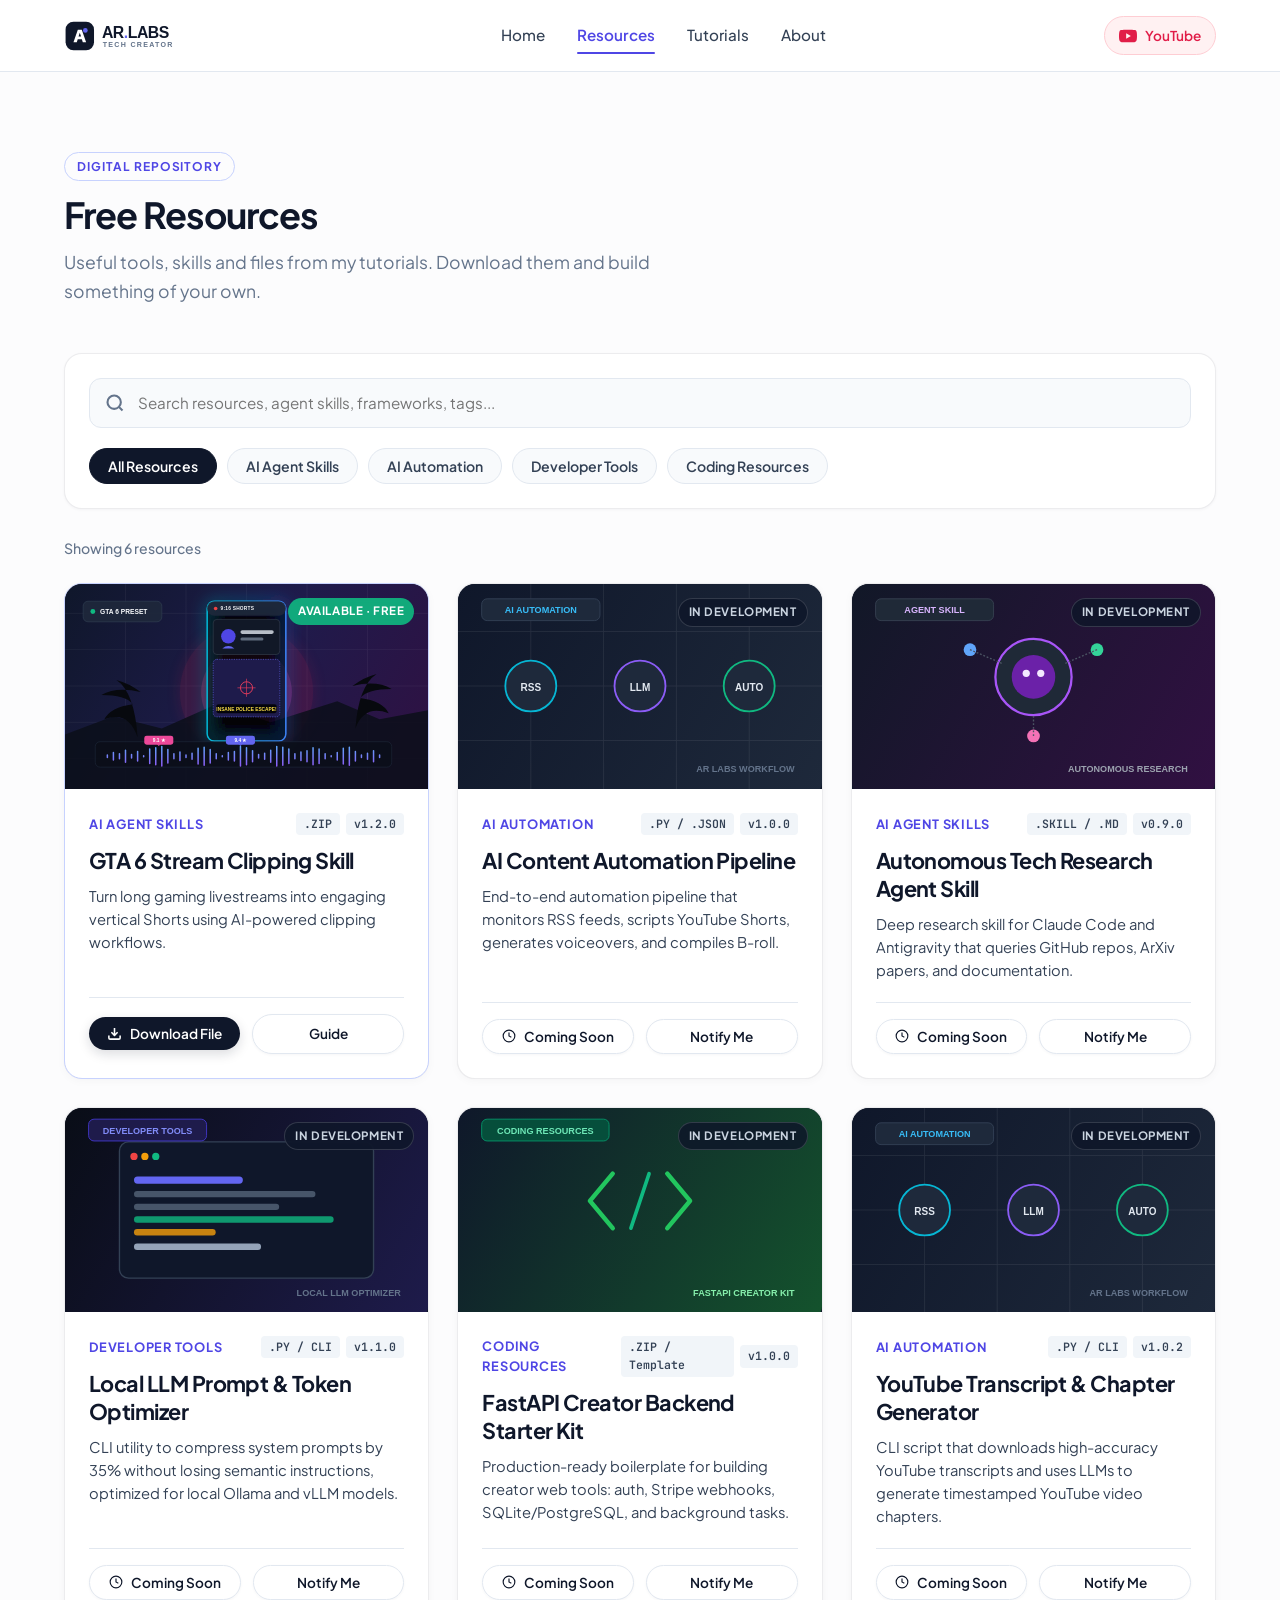
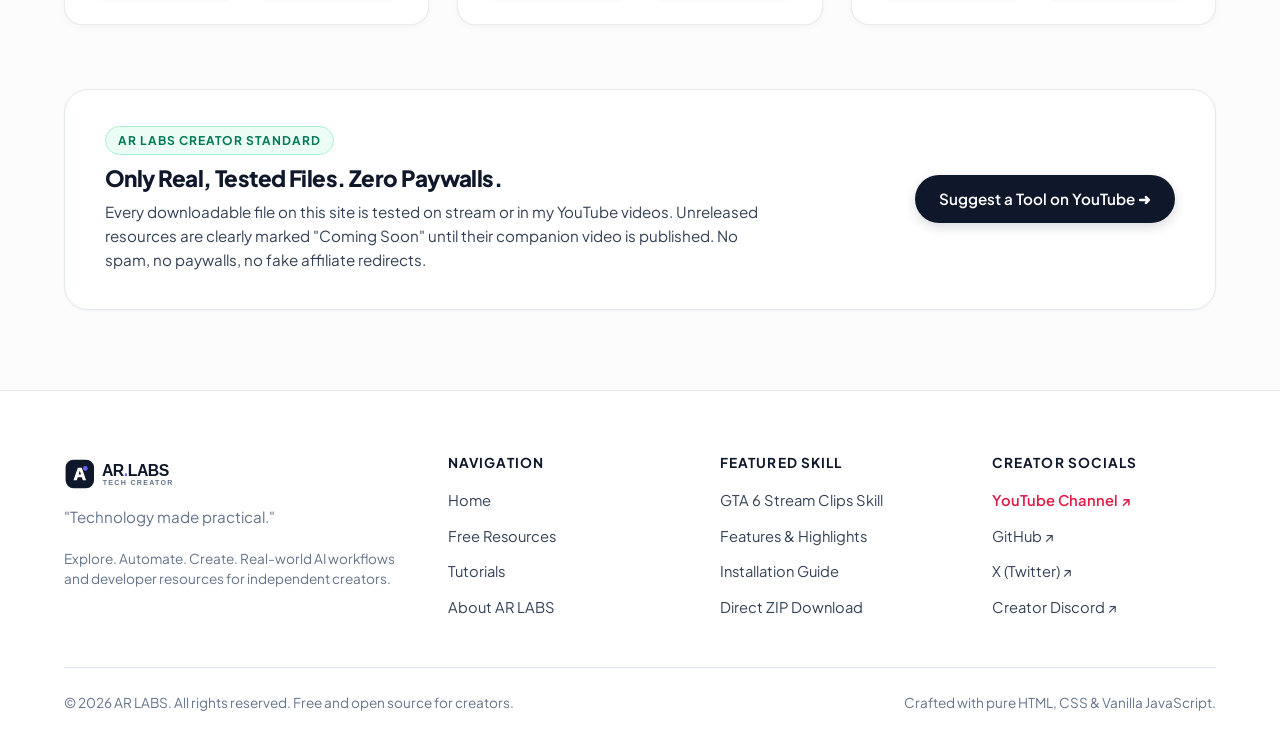
<file: resources.html>
<!DOCTYPE html>
<html lang="en">
<head>
  <meta charset="UTF-8" />
  <meta name="viewport" content="width=device-width, initial-scale=1.0" />
  <title>Free Resources &amp; AI Agent Skills — AR LABS</title>
  <meta name="description" content="Explore and download free AI tools, agent skills, automation scripts, and developer resources from AR LABS YouTube tutorials." />
  <link rel="icon" type="image/svg+xml" href="assets/images/logo.svg" />
  <link rel="stylesheet" href="css/style.css" />
</head>
<body>

  <!-- Site Header -->
  <header class="site-header">
    <div class="container header-inner">
      <a href="index.html" class="logo-link" aria-label="AR LABS Home">
        <img src="assets/images/logo.svg" alt="AR LABS Logo" width="160" height="38" />
      </a>

      <nav class="nav-links" id="main-nav" aria-label="Primary Navigation">
        <a href="index.html" class="nav-link">Home</a>
        <a href="resources.html" class="nav-link active">Resources</a>
        <a href="tutorials.html" class="nav-link">Tutorials</a>
        <a href="about.html" class="nav-link">About</a>
      </nav>

      <div class="header-actions">
        <a href="https://youtube.com/@ARLabs" target="_blank" rel="noopener noreferrer" class="btn-youtube-icon" title="Watch on YouTube">
          <svg viewBox="0 0 24 24"><path d="M23.498 6.186a3.016 3.016 0 0 0-2.122-2.136C19.505 3.545 12 3.545 12 3.545s-7.505 0-9.377.505A3.017 3.017 0 0 0 .502 6.186C0 8.07 0 12 0 12s0 3.93.502 5.814a3.016 3.016 0 0 0 2.122 2.136c1.871.505 9.376.505 9.376.505s7.505 0 9.377-.505a3.015 3.015 0 0 0 2.122-2.136C24 15.93 24 12 24 12s0-3.93-.502-5.814zM9.545 15.568V8.432L15.818 12l-6.273 3.568z"/></svg>
          <span>YouTube</span>
        </a>

        <button class="mobile-menu-btn" aria-label="Toggle Navigation Menu" aria-expanded="false">
          <span></span>
          <span></span>
          <span></span>
        </button>
      </div>
    </div>
  </header>

  <!-- Main Content -->
  <main class="section">
    <div class="container">
      
      <!-- Page Header -->
      <div class="section-header">
        <span class="label-pill">DIGITAL REPOSITORY</span>
        <h1 class="section-title">Free Resources</h1>
        <p class="section-desc">
          Useful tools, skills and files from my tutorials. Download them and build something of your own.
        </p>
      </div>

      <!-- Filter & Search Toolbar -->
      <div class="filter-toolbar">
        <!-- Search Box -->
        <div class="search-box-wrapper">
          <svg class="search-icon" viewBox="0 0 24 24" fill="none" stroke="currentColor" stroke-width="2.5"><circle cx="11" cy="11" r="8"></circle><line x1="21" y1="21" x2="16.65" y2="16.65"></line></svg>
          <input 
            type="search" 
            id="resource-search-input" 
            class="search-input" 
            placeholder="Search resources, agent skills, frameworks, tags..." 
            autocomplete="off"
          />
          <button id="search-clear-btn" class="search-clear-btn" aria-label="Clear search">
            <svg width="18" height="18" viewBox="0 0 24 24" fill="none" stroke="currentColor" stroke-width="2"><line x1="18" y1="6" x2="6" y2="18"></line><line x1="6" y1="6" x2="18" y2="18"></line></svg>
          </button>
        </div>

        <!-- Category Pills -->
        <div class="filter-pills-row" role="tablist" aria-label="Filter by Category">
          <button class="filter-pill active" data-category="all" role="tab">All Resources</button>
          <button class="filter-pill" data-category="agent-skills" role="tab">AI Agent Skills</button>
          <button class="filter-pill" data-category="automation" role="tab">AI Automation</button>
          <button class="filter-pill" data-category="dev-tools" role="tab">Developer Tools</button>
          <button class="filter-pill" data-category="coding" role="tab">Coding Resources</button>
        </div>
      </div>

      <!-- Results Count Bar -->
      <div class="filter-results-count" id="results-count-text">
        Showing 6 resources
      </div>

      <!-- Resources Grid Container (Reactive JavaScript rendering) -->
      <div class="resource-grid" id="resources-library-grid">
        <!-- Rendered by js/main.js -->
      </div>

      <!-- Creator Guarantee Card -->
      <div style="margin-top: 64px; background: #ffffff; border: 1px solid var(--border-light); border-radius: var(--radius-xl); padding: 36px 40px; box-shadow: var(--shadow-sm); display: flex; align-items: center; justify-content: space-between; gap: 32px; flex-wrap: wrap;">
        <div style="max-width: 680px;">
          <span class="label-pill green" style="margin-bottom: 10px;">AR LABS CREATOR STANDARD</span>
          <h3 style="font-size: 1.4rem; font-weight: 800; margin-bottom: 8px;">Only Real, Tested Files. Zero Paywalls.</h3>
          <p style="font-size: 0.95rem; color: var(--text-secondary); margin: 0; line-height: 1.6;">
            Every downloadable file on this site is tested on stream or in my YouTube videos. Unreleased resources are clearly marked "Coming Soon" until their companion video is published. No spam, no paywalls, no fake affiliate redirects.
          </p>
        </div>
        <a href="https://youtube.com/@ARLabs" target="_blank" rel="noopener noreferrer" class="btn btn-primary">
          Suggest a Tool on YouTube ➜
        </a>
      </div>

    </div>
  </main>

  <!-- Coming Soon Notification Modal -->
  <div class="modal-overlay" id="coming-soon-modal" role="dialog" aria-modal="true">
    <div class="modal-dialog">
      <div class="modal-header">
        <h3 class="modal-title">Resource In Development</h3>
        <button class="modal-close-btn" onclick="closeComingSoonModal()" aria-label="Close modal">
          <svg width="20" height="20" viewBox="0 0 24 24" fill="none" stroke="currentColor" stroke-width="2"><line x1="18" y1="6" x2="6" y2="18"></line><line x1="6" y1="6" x2="18" y2="18"></line></svg>
        </button>
      </div>
      <div class="modal-body">
        <p style="margin-bottom: 14px;">
          <strong class="modal-resource-name">This Resource</strong> is currently undergoing benchmark testing and cleanup for release.
        </p>
        <p style="font-size: 0.92rem; color: var(--text-muted); margin-bottom: 20px;">
          All resources published on AR LABS are thoroughly tested in video tutorials before being made available for free download.
        </p>
        <div style="background: var(--bg-secondary); padding: 16px; border-radius: 12px; border: 1px solid var(--border-light);">
          <span style="font-size: 0.82rem; font-weight: 700; text-transform: uppercase; color: var(--accent-primary); display: block; margin-bottom: 4px;">Get Notified On YouTube</span>
          <p style="font-size: 0.85rem; color: var(--text-secondary); margin: 0;">
            Subscribe to the channel to get an instant notification when the video tutorial and source zip file drop.
          </p>
        </div>
      </div>
      <div class="modal-footer">
        <button class="btn btn-secondary btn-sm" onclick="closeComingSoonModal()">Close</button>
        <a href="https://youtube.com/@ARLabs" target="_blank" rel="noopener noreferrer" class="btn btn-accent btn-sm">
          Subscribe on YouTube
        </a>
      </div>
    </div>
  </div>

  <!-- Toast Notification Container -->
  <div id="toast-container" aria-live="polite"></div>

  <!-- Site Footer -->
  <footer class="site-footer">
    <div class="container">
      <div class="footer-top-grid">
        <div>
          <a href="index.html" class="logo-link" style="margin-bottom: 12px;">
            <img src="assets/images/logo.svg" alt="AR LABS" width="150" height="36" />
          </a>
          <p class="footer-brand-tagline">
            "Technology made practical."
          </p>
          <p style="font-size: 0.85rem; color: var(--text-muted); line-height: 1.5;">
            Explore. Automate. Create. Real-world AI workflows and developer resources for independent creators.
          </p>
        </div>

        <div>
          <h4 class="footer-col-title">Navigation</h4>
          <ul class="footer-links-list">
            <li><a href="index.html" class="footer-link">Home</a></li>
            <li><a href="resources.html" class="footer-link">Free Resources</a></li>
            <li><a href="tutorials.html" class="footer-link">Tutorials</a></li>
            <li><a href="about.html" class="footer-link">About AR LABS</a></li>
          </ul>
        </div>

        <div>
          <h4 class="footer-col-title">Featured Skill</h4>
          <ul class="footer-links-list">
            <li><a href="resource-details.html" class="footer-link">GTA 6 Stream Clips Skill</a></li>
            <li><a href="resource-details.html#features" class="footer-link">Features &amp; Highlights</a></li>
            <li><a href="resource-details.html#installation" class="footer-link">Installation Guide</a></li>
            <li><a href="resource-details.html#download" class="footer-link">Direct ZIP Download</a></li>
          </ul>
        </div>

        <div>
          <h4 class="footer-col-title">Creator Socials</h4>
          <ul class="footer-links-list">
            <li><a href="https://youtube.com/@ARLabs" target="_blank" rel="noopener noreferrer" class="footer-link" style="color: #e11d48; font-weight: 600;">YouTube Channel ↗</a></li>
            <li><a href="https://github.com" target="_blank" rel="noopener noreferrer" class="footer-link">GitHub ↗</a></li>
            <li><a href="https://x.com" target="_blank" rel="noopener noreferrer" class="footer-link">X (Twitter) ↗</a></li>
            <li><a href="https://discord.com" target="_blank" rel="noopener noreferrer" class="footer-link">Creator Discord ↗</a></li>
          </ul>
        </div>
      </div>

      <div class="footer-bottom-bar">
        <span>&copy; 2026 AR LABS. All rights reserved. Free and open source for creators.</span>
        <span>Crafted with pure HTML, CSS &amp; Vanilla JavaScript.</span>
      </div>
    </div>
  </footer>

  <!-- Scripts -->
  <script src="js/resources.js"></script>
  <script src="js/interactions.js"></script>
  <script src="js/main.js"></script>
</body>
</html>
</file>
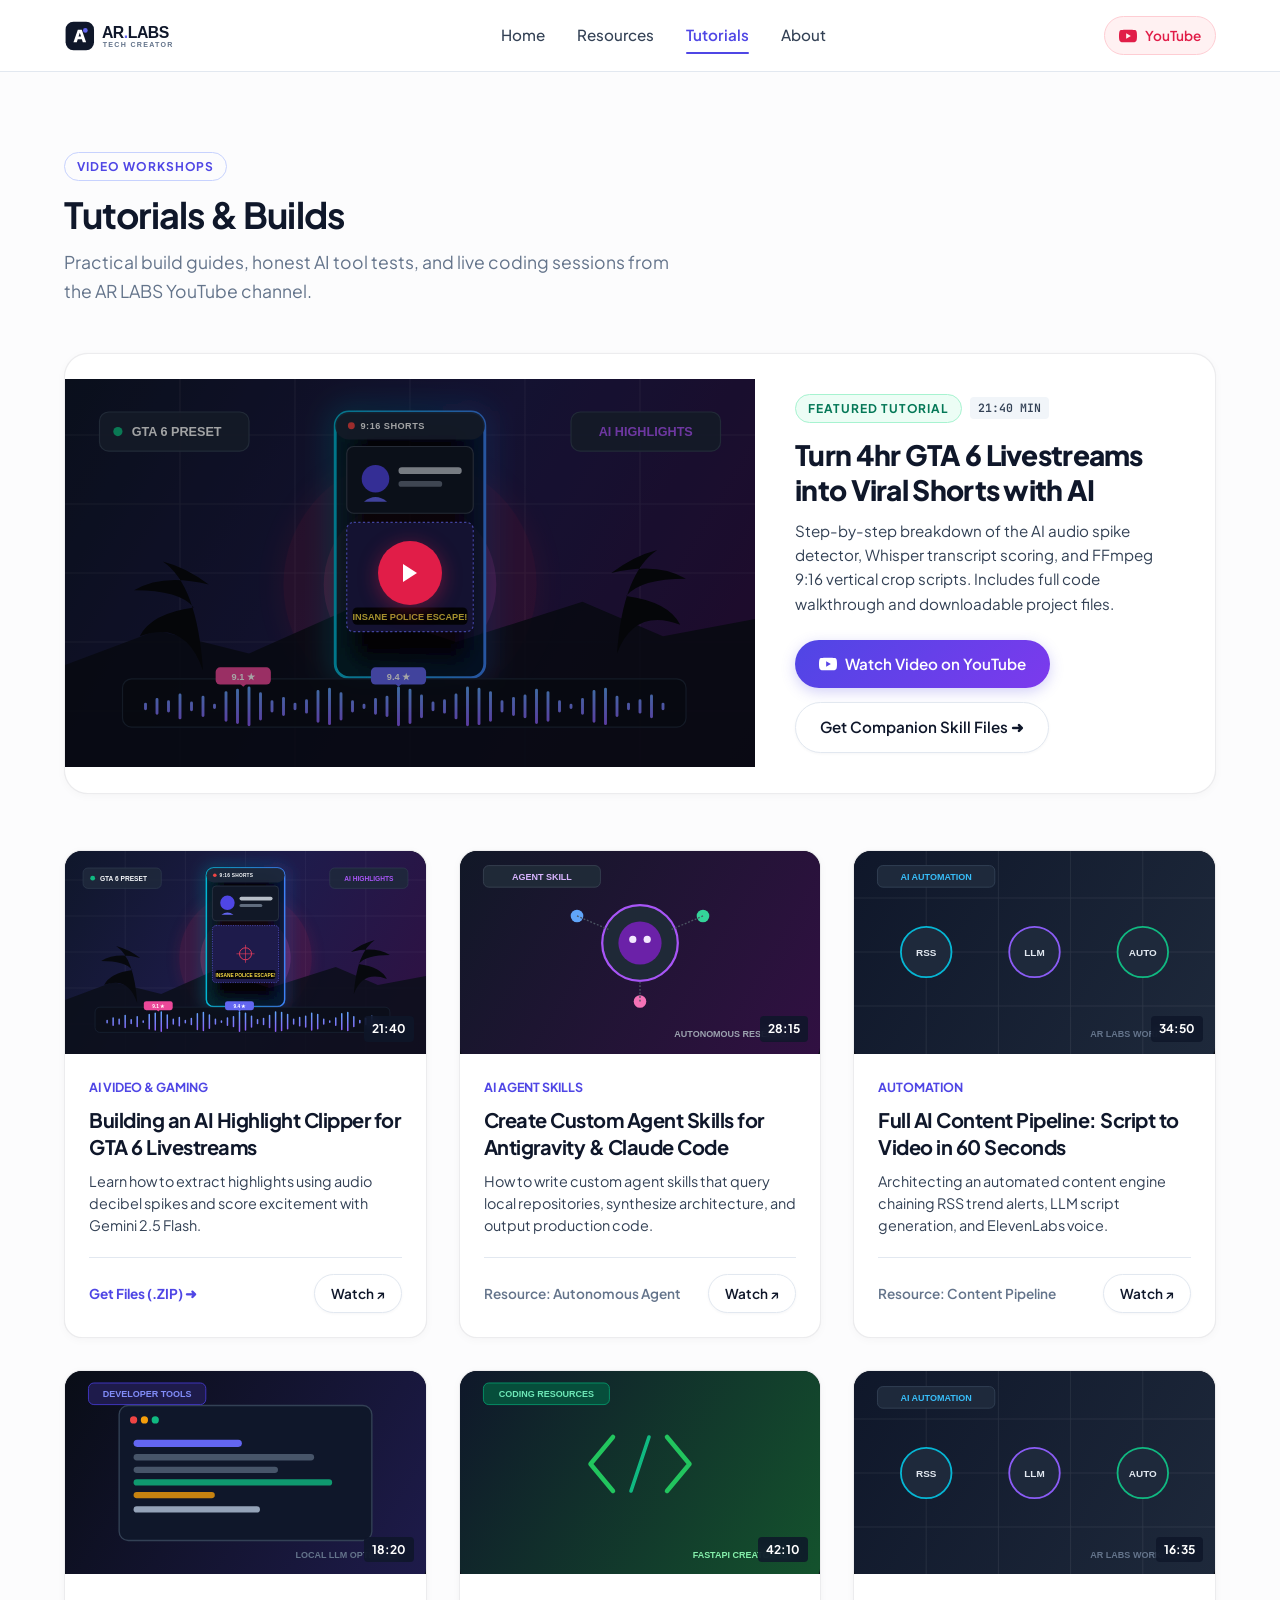
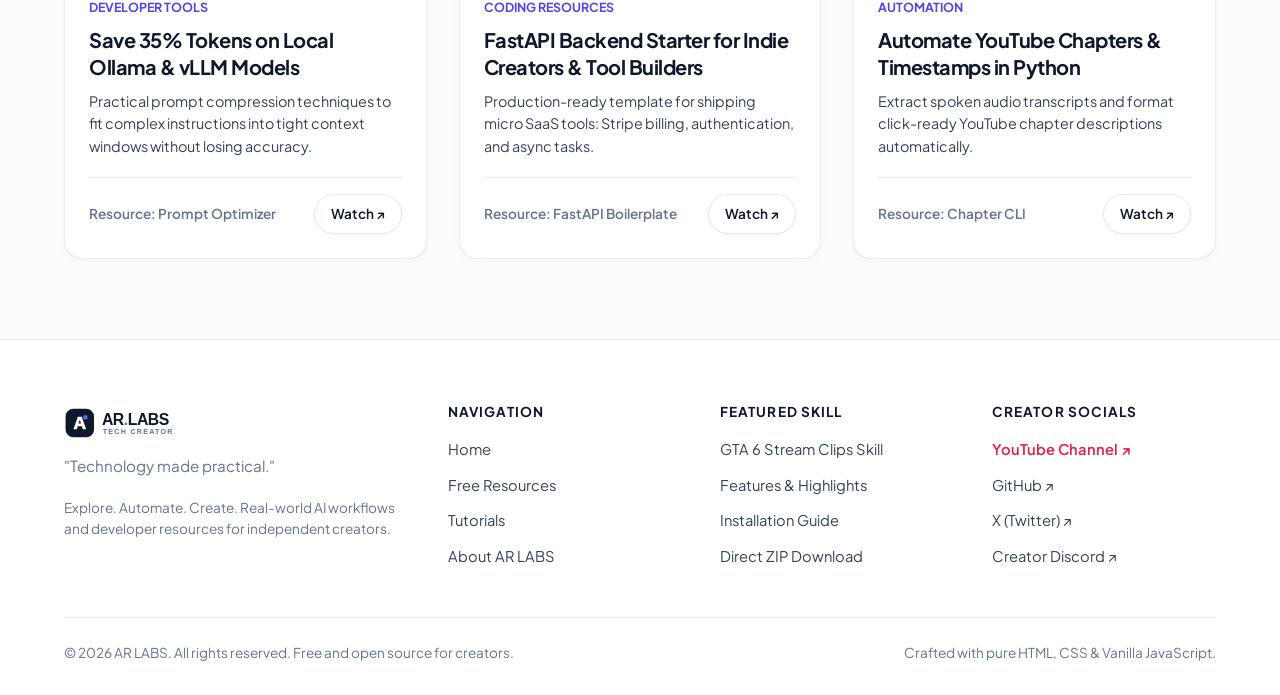
<file: tutorials.html>
<!DOCTYPE html>
<html lang="en">
<head>
  <meta charset="UTF-8" />
  <meta name="viewport" content="width=device-width, initial-scale=1.0" />
  <title>Tutorials &amp; Video Guides — AR LABS</title>
  <meta name="description" content="Step-by-step video tutorials and practical builds on AI video editing, automation workflows, and custom agent skills by AR LABS." />
  <link rel="icon" type="image/svg+xml" href="assets/images/logo.svg" />
  <link rel="stylesheet" href="css/style.css" />
</head>
<body>

  <!-- Site Header -->
  <header class="site-header">
    <div class="container header-inner">
      <a href="index.html" class="logo-link" aria-label="AR LABS Home">
        <img src="assets/images/logo.svg" alt="AR LABS Logo" width="160" height="38" />
      </a>

      <nav class="nav-links" id="main-nav" aria-label="Primary Navigation">
        <a href="index.html" class="nav-link">Home</a>
        <a href="resources.html" class="nav-link">Resources</a>
        <a href="tutorials.html" class="nav-link active">Tutorials</a>
        <a href="about.html" class="nav-link">About</a>
      </nav>

      <div class="header-actions">
        <a href="https://youtube.com/@ARLabs" target="_blank" rel="noopener noreferrer" class="btn-youtube-icon" title="Watch on YouTube">
          <svg viewBox="0 0 24 24"><path d="M23.498 6.186a3.016 3.016 0 0 0-2.122-2.136C19.505 3.545 12 3.545 12 3.545s-7.505 0-9.377.505A3.017 3.017 0 0 0 .502 6.186C0 8.07 0 12 0 12s0 3.93.502 5.814a3.016 3.016 0 0 0 2.122 2.136c1.871.505 9.376.505 9.376.505s7.505 0 9.377-.505a3.015 3.015 0 0 0 2.122-2.136C24 15.93 24 12 24 12s0-3.93-.502-5.814zM9.545 15.568V8.432L15.818 12l-6.273 3.568z"/></svg>
          <span>YouTube</span>
        </a>

        <button class="mobile-menu-btn" aria-label="Toggle Navigation Menu" aria-expanded="false">
          <span></span>
          <span></span>
          <span></span>
        </button>
      </div>
    </div>
  </header>

  <!-- Main Content -->
  <main class="section">
    <div class="container">

      <!-- Page Header -->
      <div class="section-header">
        <span class="label-pill">VIDEO WORKSHOPS</span>
        <h1 class="section-title">Tutorials &amp; Builds</h1>
        <p class="section-desc">
          Practical build guides, honest AI tool tests, and live coding sessions from the AR LABS YouTube channel.
        </p>
      </div>

      <!-- Featured Video Spotlight -->
      <div style="background: var(--bg-card); border: 1px solid var(--border-card); border-radius: var(--radius-xl); overflow: hidden; box-shadow: var(--shadow-card); margin-bottom: 56px;">
        <div style="display: grid; grid-template-columns: 1.2fr 0.8fr; align-items: center;" class="featured-grid">
          <div style="background: #0f172a; position: relative; aspect-ratio: 16 / 9; overflow: hidden;">
            <img src="assets/images/gta6-skill-thumb.svg" alt="GTA 6 AI Clipper Build Video" style="width: 100%; height: 100%; object-fit: cover;" />
            <a href="https://youtube.com/@ARLabs" target="_blank" rel="noopener noreferrer" style="position: absolute; inset: 0; display: flex; align-items: center; justify-content: center; background: rgba(0,0,0,0.35); transition: background 0.2s;" onmouseover="this.style.background='rgba(0,0,0,0.5)'" onmouseout="this.style.background='rgba(0,0,0,0.35)'">
              <div style="width: 64px; height: 64px; border-radius: 50%; background: #e11d48; display: flex; align-items: center; justify-content: center; box-shadow: 0 4px 20px rgba(225,29,72,0.4);">
                <svg width="24" height="24" viewBox="0 0 24 24" fill="#ffffff"><polygon points="5 3 19 12 5 21 5 3"></polygon></svg>
              </div>
            </a>
          </div>

          <div style="padding: 40px;">
            <div style="display: flex; gap: 8px; align-items: center; margin-bottom: 14px;">
              <span class="label-pill green">FEATURED TUTORIAL</span>
              <span class="meta-chip">21:40 MIN</span>
            </div>

            <h2 style="font-size: 1.75rem; font-weight: 800; margin-bottom: 12px; line-height: 1.25;">
              Turn 4hr GTA 6 Livestreams into Viral Shorts with AI
            </h2>

            <p style="font-size: 0.95rem; color: var(--text-secondary); line-height: 1.6; margin-bottom: 24px;">
              Step-by-step breakdown of the AI audio spike detector, Whisper transcript scoring, and FFmpeg 9:16 vertical crop scripts. Includes full code walkthrough and downloadable project files.
            </p>

            <div style="display: flex; gap: 14px; flex-wrap: wrap;">
              <a href="https://youtube.com/@ARLabs" target="_blank" rel="noopener noreferrer" class="btn btn-accent">
                <svg width="18" height="18" viewBox="0 0 24 24" fill="#ffffff"><path d="M23.498 6.186a3.016 3.016 0 0 0-2.122-2.136C19.505 3.545 12 3.545 12 3.545s-7.505 0-9.377.505A3.017 3.017 0 0 0 .502 6.186C0 8.07 0 12 0 12s0 3.93.502 5.814a3.016 3.016 0 0 0 2.122 2.136c1.871.505 9.376.505 9.376.505s7.505 0 9.377-.505a3.015 3.015 0 0 0 2.122-2.136C24 15.93 24 12 24 12s0-3.93-.502-5.814zM9.545 15.568V8.432L15.818 12l-6.273 3.568z"/></svg>
                Watch Video on YouTube
              </a>
              <a href="resource-details.html" class="btn btn-secondary">
                Get Companion Skill Files ➜
              </a>
            </div>
          </div>
        </div>
      </div>

      <!-- Tutorial Cards Grid -->
      <div class="tutorials-grid">
        
        <!-- Video 1 -->
        <article class="tutorial-card">
          <div class="tutorial-thumbnail-box">
            <img src="assets/images/gta6-skill-thumb.svg" alt="GTA 6 Clipping Tutorial" />
            <span class="duration-chip">21:40</span>
          </div>
          <div class="tutorial-content">
            <span class="tutorial-tag">AI Video &amp; Gaming</span>
            <h3 class="tutorial-title">Building an AI Highlight Clipper for GTA 6 Livestreams</h3>
            <p class="tutorial-desc">Learn how to extract highlights using audio decibel spikes and score excitement with Gemini 2.5 Flash.</p>
            <div style="display: flex; justify-content: space-between; align-items: center; border-top: 1px solid var(--border-light); padding-top: 16px; margin-top: auto;">
              <a href="resource-details.html" style="font-size: 0.85rem; color: var(--accent-primary); font-weight: 700;">Get Files (.ZIP) ➜</a>
              <a href="https://youtube.com/@ARLabs" target="_blank" rel="noopener noreferrer" class="btn btn-secondary btn-sm">Watch ↗</a>
            </div>
          </div>
        </article>

        <!-- Video 2 -->
        <article class="tutorial-card">
          <div class="tutorial-thumbnail-box">
            <img src="assets/images/agent-skill-thumb.svg" alt="Agent Skill Tutorial" />
            <span class="duration-chip">28:15</span>
          </div>
          <div class="tutorial-content">
            <span class="tutorial-tag">AI Agent Skills</span>
            <h3 class="tutorial-title">Create Custom Agent Skills for Antigravity &amp; Claude Code</h3>
            <p class="tutorial-desc">How to write custom agent skills that query local repositories, synthesize architecture, and output production code.</p>
            <div style="display: flex; justify-content: space-between; align-items: center; border-top: 1px solid var(--border-light); padding-top: 16px; margin-top: auto;">
              <span style="font-size: 0.85rem; color: var(--text-muted); font-weight: 600;">Resource: Autonomous Agent</span>
              <a href="https://youtube.com/@ARLabs" target="_blank" rel="noopener noreferrer" class="btn btn-secondary btn-sm">Watch ↗</a>
            </div>
          </div>
        </article>

        <!-- Video 3 -->
        <article class="tutorial-card">
          <div class="tutorial-thumbnail-box">
            <img src="assets/images/ai-automation-thumb.svg" alt="AI Content Pipeline Tutorial" />
            <span class="duration-chip">34:50</span>
          </div>
          <div class="tutorial-content">
            <span class="tutorial-tag">Automation</span>
            <h3 class="tutorial-title">Full AI Content Pipeline: Script to Video in 60 Seconds</h3>
            <p class="tutorial-desc">Architecting an automated content engine chaining RSS trend alerts, LLM script generation, and ElevenLabs voice.</p>
            <div style="display: flex; justify-content: space-between; align-items: center; border-top: 1px solid var(--border-light); padding-top: 16px; margin-top: auto;">
              <span style="font-size: 0.85rem; color: var(--text-muted); font-weight: 600;">Resource: Content Pipeline</span>
              <a href="https://youtube.com/@ARLabs" target="_blank" rel="noopener noreferrer" class="btn btn-secondary btn-sm">Watch ↗</a>
            </div>
          </div>
        </article>

        <!-- Video 4 -->
        <article class="tutorial-card">
          <div class="tutorial-thumbnail-box">
            <img src="assets/images/dev-tools-thumb.svg" alt="Prompt Optimization Tutorial" />
            <span class="duration-chip">18:20</span>
          </div>
          <div class="tutorial-content">
            <span class="tutorial-tag">Developer Tools</span>
            <h3 class="tutorial-title">Save 35% Tokens on Local Ollama &amp; vLLM Models</h3>
            <p class="tutorial-desc">Practical prompt compression techniques to fit complex instructions into tight context windows without losing accuracy.</p>
            <div style="display: flex; justify-content: space-between; align-items: center; border-top: 1px solid var(--border-light); padding-top: 16px; margin-top: auto;">
              <span style="font-size: 0.85rem; color: var(--text-muted); font-weight: 600;">Resource: Prompt Optimizer</span>
              <a href="https://youtube.com/@ARLabs" target="_blank" rel="noopener noreferrer" class="btn btn-secondary btn-sm">Watch ↗</a>
            </div>
          </div>
        </article>

        <!-- Video 5 -->
        <article class="tutorial-card">
          <div class="tutorial-thumbnail-box">
            <img src="assets/images/coding-thumb.svg" alt="FastAPI Starter Kit" />
            <span class="duration-chip">42:10</span>
          </div>
          <div class="tutorial-content">
            <span class="tutorial-tag">Coding Resources</span>
            <h3 class="tutorial-title">FastAPI Backend Starter for Indie Creators &amp; Tool Builders</h3>
            <p class="tutorial-desc">Production-ready template for shipping micro SaaS tools: Stripe billing, authentication, and async tasks.</p>
            <div style="display: flex; justify-content: space-between; align-items: center; border-top: 1px solid var(--border-light); padding-top: 16px; margin-top: auto;">
              <span style="font-size: 0.85rem; color: var(--text-muted); font-weight: 600;">Resource: FastAPI Boilerplate</span>
              <a href="https://youtube.com/@ARLabs" target="_blank" rel="noopener noreferrer" class="btn btn-secondary btn-sm">Watch ↗</a>
            </div>
          </div>
        </article>

        <!-- Video 6 -->
        <article class="tutorial-card">
          <div class="tutorial-thumbnail-box">
            <img src="assets/images/ai-automation-thumb.svg" alt="YouTube Chapters" />
            <span class="duration-chip">16:35</span>
          </div>
          <div class="tutorial-content">
            <span class="tutorial-tag">Automation</span>
            <h3 class="tutorial-title">Automate YouTube Chapters &amp; Timestamps in Python</h3>
            <p class="tutorial-desc">Extract spoken audio transcripts and format click-ready YouTube chapter descriptions automatically.</p>
            <div style="display: flex; justify-content: space-between; align-items: center; border-top: 1px solid var(--border-light); padding-top: 16px; margin-top: auto;">
              <span style="font-size: 0.85rem; color: var(--text-muted); font-weight: 600;">Resource: Chapter CLI</span>
              <a href="https://youtube.com/@ARLabs" target="_blank" rel="noopener noreferrer" class="btn btn-secondary btn-sm">Watch ↗</a>
            </div>
          </div>
        </article>

      </div>

    </div>
  </main>

  <!-- Toast Notification Container -->
  <div id="toast-container" aria-live="polite"></div>

  <!-- Site Footer -->
  <footer class="site-footer">
    <div class="container">
      <div class="footer-top-grid">
        <div>
          <a href="index.html" class="logo-link" style="margin-bottom: 12px;">
            <img src="assets/images/logo.svg" alt="AR LABS" width="150" height="36" />
          </a>
          <p class="footer-brand-tagline">
            "Technology made practical."
          </p>
          <p style="font-size: 0.85rem; color: var(--text-muted); line-height: 1.5;">
            Explore. Automate. Create. Real-world AI workflows and developer resources for independent creators.
          </p>
        </div>

        <div>
          <h4 class="footer-col-title">Navigation</h4>
          <ul class="footer-links-list">
            <li><a href="index.html" class="footer-link">Home</a></li>
            <li><a href="resources.html" class="footer-link">Free Resources</a></li>
            <li><a href="tutorials.html" class="footer-link">Tutorials</a></li>
            <li><a href="about.html" class="footer-link">About AR LABS</a></li>
          </ul>
        </div>

        <div>
          <h4 class="footer-col-title">Featured Skill</h4>
          <ul class="footer-links-list">
            <li><a href="resource-details.html" class="footer-link">GTA 6 Stream Clips Skill</a></li>
            <li><a href="resource-details.html#features" class="footer-link">Features &amp; Highlights</a></li>
            <li><a href="resource-details.html#installation" class="footer-link">Installation Guide</a></li>
            <li><a href="resource-details.html#download" class="footer-link">Direct ZIP Download</a></li>
          </ul>
        </div>

        <div>
          <h4 class="footer-col-title">Creator Socials</h4>
          <ul class="footer-links-list">
            <li><a href="https://youtube.com/@ARLabs" target="_blank" rel="noopener noreferrer" class="footer-link" style="color: #e11d48; font-weight: 600;">YouTube Channel ↗</a></li>
            <li><a href="https://github.com" target="_blank" rel="noopener noreferrer" class="footer-link">GitHub ↗</a></li>
            <li><a href="https://x.com" target="_blank" rel="noopener noreferrer" class="footer-link">X (Twitter) ↗</a></li>
            <li><a href="https://discord.com" target="_blank" rel="noopener noreferrer" class="footer-link">Creator Discord ↗</a></li>
          </ul>
        </div>
      </div>

      <div class="footer-bottom-bar">
        <span>&copy; 2026 AR LABS. All rights reserved. Free and open source for creators.</span>
        <span>Crafted with pure HTML, CSS &amp; Vanilla JavaScript.</span>
      </div>
    </div>
  </footer>

  <!-- Scripts -->
  <script src="js/resources.js"></script>
  <script src="js/interactions.js"></script>
  <script src="js/main.js"></script>
</body>
</html>
</file>
<file: css/style.css>
/* ==========================================================================
   AR LABS — OFFICIAL STYLESHEET
   Design System: Minimalist, Premium Editorial Creator Website
   Inspired by independent digital creators & technology resource hubs
   ========================================================================== */

/* --- Google Fonts Import --- */
@import url('https://fonts.googleapis.com/css2?family=Plus+Jakarta+Sans:wght@300;400;500;600;700;800&family=JetBrains+Mono:wght@400;500;600;700&display=swap');

/* --- CSS Variables & Design Tokens --- */
:root {
  /* Backgrounds */
  --bg-primary: #ffffff;
  --bg-secondary: #f8fafc;
  --bg-tertiary: #f1f5f9;
  --bg-card: #ffffff;
  --bg-subtle: #fcfcfd;
  --bg-dark: #0f172a;
  --bg-dark-card: #1e293b;

  /* Typography */
  --text-primary: #0f172a;
  --text-secondary: #334155;
  --text-muted: #64748b;
  --text-dim: #94a3b8;
  --text-light: #f8fafc;

  /* Accents - Subtle Blue & Violet */
  --accent-primary: #4f46e5;
  --accent-primary-hover: #4338ca;
  --accent-secondary: #7c3aed;
  --accent-blue: #2563eb;
  --accent-cyan: #0891b2;
  --accent-gradient: linear-gradient(135deg, #4f46e5 0%, #7c3aed 100%);
  --accent-gradient-subtle: linear-gradient(135deg, #eef2ff 0%, #f5f3ff 100%);
  --accent-glow: rgba(79, 70, 229, 0.12);

  /* Status Colors */
  --status-green: #10b981;
  --status-green-bg: #ecfdf5;
  --status-green-text: #047857;
  --status-amber: #f59e0b;
  --status-amber-bg: #fffbeb;
  --status-amber-text: #b45309;

  /* Borders & Dividers */
  --border-light: #e2e8f0;
  --border-subtle: #f1f5f9;
  --border-card: rgba(15, 23, 42, 0.08);
  --border-accent: #c7d2fe;

  /* Radii */
  --radius-sm: 8px;
  --radius-md: 12px;
  --radius-lg: 18px;
  --radius-xl: 24px;
  --radius-full: 9999px;

  /* Shadows */
  --shadow-sm: 0 1px 3px rgba(15, 23, 42, 0.04);
  --shadow-md: 0 4px 12px rgba(15, 23, 42, 0.05);
  --shadow-lg: 0 12px 28px -6px rgba(15, 23, 42, 0.07);
  --shadow-card: 0 2px 10px rgba(15, 23, 42, 0.03), 0 0 1px rgba(15, 23, 42, 0.06);
  --shadow-card-hover: 0 16px 36px -8px rgba(79, 70, 229, 0.12), 0 2px 6px rgba(15, 23, 42, 0.04);

  /* Layout */
  --max-width: 1200px;
  --header-height: 72px;

  /* Fonts */
  --font-sans: 'Plus Jakarta Sans', -apple-system, BlinkMacSystemFont, 'Segoe UI', Roboto, sans-serif;
  --font-mono: 'JetBrains Mono', 'Fira Code', Consolas, monospace;

  /* Transitions */
  --transition-fast: 0.15s ease;
  --transition-base: 0.25s cubic-bezier(0.16, 1, 0.3, 1);
  --transition-smooth: 0.4s cubic-bezier(0.16, 1, 0.3, 1);
}

/* --- Base & Reset --- */
*, *::before, *::after {
  box-sizing: border-box;
  margin: 0;
  padding: 0;
}

html {
  font-size: 16px;
  scroll-behavior: smooth;
  -webkit-font-smoothing: antialiased;
  -moz-osx-font-smoothing: grayscale;
}

body {
  font-family: var(--font-sans);
  background-color: var(--bg-subtle);
  color: var(--text-primary);
  line-height: 1.6;
  min-height: 100vh;
  display: flex;
  flex-direction: column;
  overflow-x: hidden;
}

img, svg {
  display: block;
  max-width: 100%;
}

a {
  color: inherit;
  text-decoration: none;
  transition: color var(--transition-fast);
}

button {
  font-family: inherit;
  cursor: pointer;
  border: none;
  background: none;
}

ul, ol {
  list-style: none;
}

/* --- Typography Utilities --- */
h1, h2, h3, h4, h5, h6 {
  color: var(--text-primary);
  font-weight: 700;
  line-height: 1.2;
  letter-spacing: -0.025em;
}

p {
  color: var(--text-secondary);
}

.text-gradient {
  background: var(--accent-gradient);
  -webkit-background-clip: text;
  -webkit-text-fill-color: transparent;
  display: inline-block;
}

.label-pill {
  display: inline-flex;
  align-items: center;
  gap: 6px;
  font-size: 0.75rem;
  font-weight: 700;
  text-transform: uppercase;
  letter-spacing: 0.08em;
  padding: 4px 12px;
  border-radius: var(--radius-full);
  background-color: var(--accent-gradient-subtle);
  color: var(--accent-primary);
  border: 1px solid var(--border-accent);
}

.label-pill.green {
  background-color: var(--status-green-bg);
  color: var(--status-green-text);
  border-color: #a7f3d0;
}

.label-pill.amber {
  background-color: var(--status-amber-bg);
  color: var(--status-amber-text);
  border-color: #fde68a;
}

.label-pill.dark {
  background-color: #1e293b;
  color: #f8fafc;
  border-color: #334155;
}

/* --- Container & Layout --- */
.container {
  width: 100%;
  max-width: var(--max-width);
  margin: 0 auto;
  padding: 0 24px;
}

.section {
  padding: 80px 0;
}

.section-header {
  margin-bottom: 48px;
}

.section-header.text-center {
  text-align: center;
}

.section-title {
  font-size: 2.25rem;
  margin-top: 12px;
  margin-bottom: 12px;
}

.section-desc {
  font-size: 1.1rem;
  color: var(--text-muted);
  max-width: 620px;
}

.section-header.text-center .section-desc {
  margin-left: auto;
  margin-right: auto;
}

/* --- Header & Navigation --- */
.site-header {
  position: sticky;
  top: 0;
  z-index: 100;
  height: var(--header-height);
  background-color: rgba(255, 255, 255, 0.88);
  backdrop-filter: blur(14px);
  -webkit-backdrop-filter: blur(14px);
  border-bottom: 1px solid var(--border-light);
  transition: all var(--transition-base);
}

.site-header.scrolled {
  background-color: rgba(255, 255, 255, 0.96);
  box-shadow: var(--shadow-sm);
}

.header-inner {
  display: flex;
  align-items: center;
  justify-content: space-between;
  height: 100%;
}

.logo-link {
  display: flex;
  align-items: center;
  gap: 10px;
}

.logo-link img, .logo-link svg {
  height: 38px;
  width: auto;
}

.nav-links {
  display: flex;
  align-items: center;
  gap: 32px;
}

.nav-link {
  font-size: 0.95rem;
  font-weight: 500;
  color: var(--text-secondary);
  position: relative;
  padding: 6px 0;
}

.nav-link:hover {
  color: var(--text-primary);
}

.nav-link.active {
  color: var(--accent-primary);
  font-weight: 600;
}

.nav-link.active::after {
  content: '';
  position: absolute;
  bottom: 0;
  left: 0;
  width: 100%;
  height: 2px;
  background-color: var(--accent-primary);
  border-radius: var(--radius-full);
}

.header-actions {
  display: flex;
  align-items: center;
  gap: 16px;
}

.btn-youtube-icon {
  display: inline-flex;
  align-items: center;
  gap: 8px;
  padding: 8px 14px;
  border-radius: var(--radius-full);
  background-color: #fff1f2;
  color: #e11d48;
  font-size: 0.85rem;
  font-weight: 600;
  border: 1px solid #fecdd3;
  transition: all var(--transition-fast);
}

.btn-youtube-icon:hover {
  background-color: #ffe4e6;
  transform: translateY(-1px);
}

.btn-youtube-icon svg {
  width: 18px;
  height: 18px;
  fill: currentColor;
}

.mobile-menu-btn {
  display: none;
  flex-direction: column;
  justify-content: center;
  gap: 5px;
  width: 38px;
  height: 38px;
  border-radius: var(--radius-md);
  border: 1px solid var(--border-light);
  background-color: var(--bg-primary);
  padding: 8px;
}

.mobile-menu-btn span {
  display: block;
  width: 100%;
  height: 2px;
  background-color: var(--text-primary);
  border-radius: 2px;
  transition: transform var(--transition-fast), opacity var(--transition-fast);
}

/* --- Buttons --- */
.btn {
  display: inline-flex;
  align-items: center;
  justify-content: center;
  gap: 8px;
  font-size: 0.95rem;
  font-weight: 600;
  padding: 12px 24px;
  border-radius: var(--radius-full);
  transition: all var(--transition-fast);
  white-space: nowrap;
}

.btn-primary {
  background-color: var(--text-primary);
  color: #ffffff;
  box-shadow: 0 4px 12px rgba(15, 23, 42, 0.15);
}

.btn-primary:hover {
  background-color: #1e293b;
  transform: translateY(-2px);
  box-shadow: 0 8px 20px rgba(15, 23, 42, 0.2);
}

.btn-accent {
  background: var(--accent-gradient);
  color: #ffffff;
  box-shadow: 0 4px 14px rgba(79, 70, 229, 0.25);
}

.btn-accent:hover {
  background: linear-gradient(135deg, #4338ca 0%, #6d28d9 100%);
  transform: translateY(-2px);
  box-shadow: 0 8px 24px rgba(79, 70, 229, 0.35);
}

.btn-secondary {
  background-color: var(--bg-primary);
  color: var(--text-primary);
  border: 1px solid var(--border-light);
  box-shadow: var(--shadow-sm);
}

.btn-secondary:hover {
  background-color: var(--bg-secondary);
  border-color: #cbd5e1;
  transform: translateY(-1px);
}

.btn-sm {
  padding: 8px 16px;
  font-size: 0.85rem;
}

.btn-lg {
  padding: 14px 30px;
  font-size: 1.05rem;
}

.btn-disabled {
  opacity: 0.6;
  cursor: not-allowed;
  pointer-events: none;
}

/* --- Hero Section --- */
.hero-section {
  padding: 70px 0 80px;
  position: relative;
}

.hero-grid {
  display: grid;
  grid-template-columns: 1.15fr 0.85fr;
  align-items: center;
  gap: 56px;
}

.hero-content {
  max-width: 620px;
}

.hero-badge {
  margin-bottom: 20px;
}

.hero-title {
  font-size: 3.5rem;
  font-weight: 800;
  line-height: 1.1;
  letter-spacing: -0.035em;
  margin-bottom: 24px;
}

.hero-description {
  font-size: 1.2rem;
  line-height: 1.65;
  color: var(--text-secondary);
  margin-bottom: 36px;
}

.hero-actions {
  display: flex;
  flex-wrap: wrap;
  align-items: center;
  gap: 16px;
  margin-bottom: 40px;
}

.hero-stats {
  display: flex;
  align-items: center;
  gap: 32px;
  padding-top: 24px;
  border-top: 1px solid var(--border-light);
}

.stat-item {
  display: flex;
  flex-direction: column;
}

.stat-value {
  font-size: 1.5rem;
  font-weight: 800;
  color: var(--text-primary);
  letter-spacing: -0.02em;
}

.stat-label {
  font-size: 0.85rem;
  color: var(--text-muted);
  font-weight: 500;
}

.hero-visual {
  position: relative;
  display: flex;
  justify-content: center;
}

.hero-visual img, .hero-visual svg {
  width: 100%;
  height: auto;
  max-width: 500px;
  transition: transform var(--transition-smooth);
}

.hero-visual:hover img, .hero-visual:hover svg {
  transform: translateY(-4px);
}

/* --- Featured Resource Banner Card --- */
.featured-card {
  background-color: var(--bg-card);
  border: 1px solid var(--border-card);
  border-radius: var(--radius-xl);
  overflow: hidden;
  box-shadow: var(--shadow-card);
  transition: all var(--transition-base);
  margin-bottom: 32px;
}

.featured-card:hover {
  box-shadow: var(--shadow-card-hover);
  border-color: var(--border-accent);
}

.featured-grid {
  display: grid;
  grid-template-columns: 1fr 1fr;
  align-items: center;
}

.featured-media {
  background-color: #0b0f19;
  position: relative;
  overflow: hidden;
  height: 100%;
  min-height: 380px;
  display: flex;
  align-items: center;
  justify-content: center;
}

.featured-media img, .featured-media svg {
  width: 100%;
  height: 100%;
  object-fit: cover;
}

.featured-content {
  padding: 48px;
}

.featured-top-meta {
  display: flex;
  align-items: center;
  gap: 12px;
  margin-bottom: 16px;
}

.featured-title {
  font-size: 2rem;
  font-weight: 800;
  margin-bottom: 14px;
}

.featured-desc {
  font-size: 1.05rem;
  color: var(--text-secondary);
  line-height: 1.6;
  margin-bottom: 24px;
}

.featured-features-list {
  display: grid;
  grid-template-columns: 1fr 1fr;
  gap: 12px;
  margin-bottom: 32px;
}

.feature-bullet {
  display: flex;
  align-items: center;
  gap: 8px;
  font-size: 0.9rem;
  font-weight: 600;
  color: var(--text-secondary);
}

.feature-bullet svg {
  width: 16px;
  height: 16px;
  color: var(--accent-primary);
  flex-shrink: 0;
}

.featured-actions {
  display: flex;
  flex-wrap: wrap;
  align-items: center;
  gap: 16px;
}

/* --- Resource Card Grid --- */
.resource-grid {
  display: grid;
  grid-template-columns: repeat(auto-fill, minmax(350px, 1fr));
  gap: 28px;
}

.resource-card {
  background-color: var(--bg-card);
  border: 1px solid var(--border-card);
  border-radius: var(--radius-lg);
  overflow: hidden;
  display: flex;
  flex-direction: column;
  box-shadow: var(--shadow-card);
  transition: all var(--transition-base);
  position: relative;
}

.resource-card:hover {
  transform: translateY(-4px);
  box-shadow: var(--shadow-card-hover);
  border-color: #cbd5e1;
}

.resource-card.featured-badge-highlight {
  border-color: var(--border-accent);
}

.card-media {
  position: relative;
  background-color: #0f172a;
  aspect-ratio: 16 / 9;
  overflow: hidden;
}

.card-media img, .card-media svg {
  width: 100%;
  height: 100%;
  object-fit: cover;
  transition: transform var(--transition-smooth);
}

.resource-card:hover .card-media img,
.resource-card:hover .card-media svg {
  transform: scale(1.02);
}

.card-status-pill {
  position: absolute;
  top: 14px;
  right: 14px;
  font-size: 0.72rem;
  font-weight: 700;
  letter-spacing: 0.05em;
  padding: 4px 10px;
  border-radius: var(--radius-full);
  backdrop-filter: blur(8px);
}

.card-status-pill.live {
  background-color: rgba(16, 185, 129, 0.9);
  color: #ffffff;
}

.card-status-pill.upcoming {
  background-color: rgba(15, 23, 42, 0.85);
  color: #cbd5e1;
  border: 1px solid rgba(255, 255, 255, 0.15);
}

.card-body {
  padding: 24px;
  display: flex;
  flex-direction: column;
  flex-grow: 1;
}

.card-category-row {
  display: flex;
  align-items: center;
  justify-content: space-between;
  margin-bottom: 12px;
}

.card-category {
  font-size: 0.8rem;
  font-weight: 700;
  text-transform: uppercase;
  letter-spacing: 0.06em;
  color: var(--accent-primary);
}

.card-meta-badges {
  display: flex;
  align-items: center;
  gap: 6px;
}

.meta-chip {
  font-family: var(--font-mono);
  font-size: 0.72rem;
  font-weight: 600;
  padding: 2px 8px;
  border-radius: 4px;
  background-color: var(--bg-tertiary);
  color: var(--text-secondary);
}

.card-title {
  font-size: 1.35rem;
  font-weight: 700;
  margin-bottom: 10px;
  line-height: 1.3;
}

.card-desc {
  font-size: 0.92rem;
  color: var(--text-secondary);
  line-height: 1.55;
  margin-bottom: 20px;
  flex-grow: 1;
}

.card-footer {
  display: flex;
  align-items: center;
  gap: 12px;
  padding-top: 16px;
  border-top: 1px solid var(--border-light);
}

.card-footer .btn {
  flex: 1;
}

/* --- Search & Filters Header --- */
.filter-toolbar {
  display: flex;
  flex-direction: column;
  gap: 20px;
  margin-bottom: 40px;
  padding: 24px;
  background-color: var(--bg-card);
  border: 1px solid var(--border-card);
  border-radius: var(--radius-lg);
  box-shadow: var(--shadow-sm);
}

.search-box-wrapper {
  position: relative;
  width: 100%;
}

.search-icon {
  position: absolute;
  left: 16px;
  top: 50%;
  transform: translateY(-50%);
  width: 20px;
  height: 20px;
  color: var(--text-muted);
  pointer-events: none;
}

.search-input {
  width: 100%;
  height: 50px;
  padding: 0 48px 0 48px;
  border-radius: var(--radius-md);
  border: 1px solid var(--border-light);
  background-color: var(--bg-secondary);
  font-size: 0.95rem;
  font-family: inherit;
  color: var(--text-primary);
  transition: all var(--transition-fast);
}

.search-input:focus {
  outline: none;
  border-color: var(--accent-primary);
  background-color: #ffffff;
  box-shadow: 0 0 0 3px var(--accent-glow);
}

.search-clear-btn {
  position: absolute;
  right: 14px;
  top: 50%;
  transform: translateY(-50%);
  color: var(--text-muted);
  padding: 4px;
  display: none;
}

.search-clear-btn.visible {
  display: block;
}

.filter-pills-row {
  display: flex;
  align-items: center;
  gap: 10px;
  flex-wrap: wrap;
}

.filter-pill {
  padding: 8px 18px;
  border-radius: var(--radius-full);
  font-size: 0.88rem;
  font-weight: 600;
  color: var(--text-secondary);
  background-color: var(--bg-secondary);
  border: 1px solid var(--border-light);
  transition: all var(--transition-fast);
}

.filter-pill:hover {
  background-color: #e2e8f0;
  color: var(--text-primary);
}

.filter-pill.active {
  background-color: var(--text-primary);
  color: #ffffff;
  border-color: var(--text-primary);
}

.filter-results-count {
  font-size: 0.88rem;
  color: var(--text-muted);
  font-weight: 500;
  margin-top: -12px;
  margin-bottom: 24px;
}

/* --- Dedicated Resource Details Page Styling --- */
.details-hero {
  padding: 48px 0 40px;
  border-bottom: 1px solid var(--border-light);
  background: linear-gradient(180deg, #ffffff 0%, var(--bg-subtle) 100%);
}

.breadcrumb-nav {
  display: flex;
  align-items: center;
  gap: 8px;
  font-size: 0.88rem;
  color: var(--text-muted);
  margin-bottom: 24px;
}

.breadcrumb-nav a:hover {
  color: var(--accent-primary);
}

.details-header-grid {
  display: grid;
  grid-template-columns: 1.2fr 0.8fr;
  align-items: center;
  gap: 48px;
}

.details-main-title {
  font-size: 2.75rem;
  font-weight: 800;
  line-height: 1.15;
  margin: 16px 0;
}

.details-subtitle {
  font-size: 1.15rem;
  color: var(--text-secondary);
  line-height: 1.6;
  margin-bottom: 28px;
}

.details-quick-meta {
  display: flex;
  flex-wrap: wrap;
  gap: 20px;
  padding: 18px 24px;
  background-color: var(--bg-card);
  border: 1px solid var(--border-card);
  border-radius: var(--radius-md);
  margin-bottom: 28px;
}

.meta-spec-item {
  display: flex;
  flex-direction: column;
}

.meta-spec-label {
  font-size: 0.72rem;
  font-weight: 600;
  text-transform: uppercase;
  color: var(--text-muted);
  letter-spacing: 0.05em;
}

.meta-spec-value {
  font-size: 0.95rem;
  font-weight: 700;
  color: var(--text-primary);
}

.details-download-box {
  background: linear-gradient(135deg, #0f172a 0%, #1e1b4b 100%);
  border-radius: var(--radius-xl);
  padding: 36px;
  color: #ffffff;
  box-shadow: var(--shadow-lg);
  border: 1px solid #334155;
  text-align: center;
}

.download-box-badge {
  display: inline-block;
  padding: 4px 12px;
  border-radius: var(--radius-full);
  background-color: rgba(99, 102, 241, 0.25);
  border: 1px solid #6366f1;
  font-size: 0.75rem;
  font-weight: 700;
  letter-spacing: 0.08em;
  color: #c7d2fe;
  margin-bottom: 16px;
}

.download-box-title {
  font-size: 1.6rem;
  color: #ffffff;
  margin-bottom: 8px;
}

.download-box-desc {
  font-size: 0.92rem;
  color: #94a3b8;
  margin-bottom: 24px;
}

.download-primary-btn {
  width: 100%;
  padding: 16px 24px;
  font-size: 1.05rem;
  font-weight: 700;
  background-color: #10b981;
  color: #ffffff;
  border-radius: var(--radius-full);
  display: inline-flex;
  align-items: center;
  justify-content: center;
  gap: 10px;
  transition: all var(--transition-fast);
  box-shadow: 0 4px 14px rgba(16, 185, 129, 0.3);
}

.download-primary-btn:hover {
  background-color: #059669;
  transform: translateY(-2px);
  box-shadow: 0 8px 24px rgba(16, 185, 129, 0.4);
}

.download-box-note {
  font-size: 0.8rem;
  color: #64748b;
  margin-top: 14px;
}

/* --- Resource Details Sections --- */
.details-content-grid {
  display: grid;
  grid-template-columns: 2.2fr 1fr;
  gap: 48px;
  padding: 60px 0;
}

.doc-section {
  margin-bottom: 56px;
  scroll-margin-top: 100px;
}

.doc-section-title {
  font-size: 1.6rem;
  font-weight: 800;
  margin-bottom: 20px;
  display: flex;
  align-items: center;
  gap: 12px;
  padding-bottom: 12px;
  border-bottom: 1px solid var(--border-light);
}

.doc-section-title .section-num {
  font-size: 0.95rem;
  font-family: var(--font-mono);
  color: var(--accent-primary);
  background-color: var(--accent-gradient-subtle);
  padding: 4px 10px;
  border-radius: var(--radius-sm);
}

.doc-text {
  font-size: 1.05rem;
  line-height: 1.7;
  color: var(--text-secondary);
  margin-bottom: 20px;
}

/* Feature Cards Grid */
.features-cards-grid {
  display: grid;
  grid-template-columns: repeat(auto-fit, minmax(260px, 1fr));
  gap: 20px;
  margin: 24px 0;
}

.feature-item-card {
  background-color: var(--bg-card);
  border: 1px solid var(--border-card);
  border-radius: var(--radius-md);
  padding: 20px;
  box-shadow: var(--shadow-sm);
  transition: border-color var(--transition-fast);
}

.feature-item-card:hover {
  border-color: var(--border-accent);
}

.feature-icon-circle {
  width: 40px;
  height: 40px;
  border-radius: var(--radius-sm);
  background-color: var(--accent-gradient-subtle);
  color: var(--accent-primary);
  display: flex;
  align-items: center;
  justify-content: center;
  margin-bottom: 14px;
}

.feature-item-title {
  font-size: 1.05rem;
  font-weight: 700;
  margin-bottom: 8px;
}

.feature-item-desc {
  font-size: 0.88rem;
  color: var(--text-muted);
  line-height: 1.5;
}

/* Code Snippet Box with Copy Button */
.code-block-container {
  background-color: #0f172a;
  border: 1px solid #1e293b;
  border-radius: var(--radius-md);
  margin: 20px 0;
  overflow: hidden;
  box-shadow: var(--shadow-md);
}

.code-block-header {
  display: flex;
  align-items: center;
  justify-content: space-between;
  padding: 10px 16px;
  background-color: #1e293b;
  border-bottom: 1px solid #334155;
}

.code-lang-label {
  font-family: var(--font-mono);
  font-size: 0.78rem;
  font-weight: 600;
  color: #94a3b8;
  text-transform: uppercase;
}

.btn-copy-code {
  display: inline-flex;
  align-items: center;
  gap: 6px;
  font-size: 0.78rem;
  font-family: var(--font-mono);
  font-weight: 600;
  color: #cbd5e1;
  padding: 4px 10px;
  border-radius: var(--radius-sm);
  background-color: rgba(255, 255, 255, 0.08);
  border: 1px solid rgba(255, 255, 255, 0.12);
  transition: all var(--transition-fast);
}

.btn-copy-code:hover {
  background-color: rgba(255, 255, 255, 0.15);
  color: #ffffff;
}

.code-pre {
  margin: 0;
  padding: 18px 20px;
  overflow-x: auto;
  font-family: var(--font-mono);
  font-size: 0.9rem;
  line-height: 1.6;
  color: #f8fafc;
}

.code-pre code {
  font-family: inherit;
}

/* Requirements Table */
.spec-table {
  width: 100%;
  border-collapse: collapse;
  margin: 20px 0;
  background-color: var(--bg-card);
  border-radius: var(--radius-md);
  overflow: hidden;
  border: 1px solid var(--border-light);
}

.spec-table th, .spec-table td {
  padding: 14px 18px;
  text-align: left;
  border-bottom: 1px solid var(--border-light);
  font-size: 0.92rem;
}

.spec-table th {
  background-color: var(--bg-secondary);
  font-weight: 700;
  color: var(--text-primary);
  font-size: 0.85rem;
  text-transform: uppercase;
  letter-spacing: 0.04em;
}

.spec-table tr:last-child td {
  border-bottom: none;
}

/* Accordion Steps */
.accordion-group {
  display: flex;
  flex-direction: column;
  gap: 14px;
  margin: 24px 0;
}

.accordion-item {
  background-color: var(--bg-card);
  border: 1px solid var(--border-card);
  border-radius: var(--radius-md);
  overflow: hidden;
  box-shadow: var(--shadow-sm);
  transition: border-color var(--transition-fast);
}

.accordion-item.open {
  border-color: var(--border-accent);
}

.accordion-header {
  width: 100%;
  display: flex;
  align-items: center;
  justify-content: space-between;
  padding: 18px 22px;
  text-align: left;
  background-color: transparent;
  cursor: pointer;
  transition: background-color var(--transition-fast);
}

.accordion-header:hover {
  background-color: var(--bg-secondary);
}

.accordion-title-wrap {
  display: flex;
  align-items: center;
  gap: 14px;
}

.accordion-step-num {
  width: 28px;
  height: 28px;
  border-radius: var(--radius-full);
  background-color: var(--text-primary);
  color: #ffffff;
  display: flex;
  align-items: center;
  justify-content: center;
  font-size: 0.82rem;
  font-weight: 700;
  flex-shrink: 0;
}

.accordion-title {
  font-size: 1.05rem;
  font-weight: 700;
  color: var(--text-primary);
}

.accordion-icon {
  width: 20px;
  height: 20px;
  color: var(--text-muted);
  transition: transform var(--transition-fast);
}

.accordion-item.open .accordion-icon {
  transform: rotate(180deg);
}

.accordion-body {
  display: none;
  padding: 0 22px 22px;
  border-top: 1px solid var(--border-light);
  color: var(--text-secondary);
  font-size: 0.95rem;
  line-height: 1.6;
}

.accordion-item.open .accordion-body {
  display: block;
}

/* Details Sidebar Sticky Navigation */
.details-sidebar {
  position: sticky;
  top: 96px;
  height: fit-content;
}

.toc-card {
  background-color: var(--bg-card);
  border: 1px solid var(--border-card);
  border-radius: var(--radius-lg);
  padding: 24px;
  box-shadow: var(--shadow-sm);
  margin-bottom: 24px;
}

.toc-title {
  font-size: 0.85rem;
  font-weight: 700;
  text-transform: uppercase;
  letter-spacing: 0.08em;
  color: var(--text-muted);
  margin-bottom: 16px;
}

.toc-links {
  display: flex;
  flex-direction: column;
  gap: 10px;
}

.toc-link {
  font-size: 0.92rem;
  font-weight: 500;
  color: var(--text-secondary);
  padding: 6px 12px;
  border-radius: var(--radius-sm);
  transition: all var(--transition-fast);
  display: flex;
  align-items: center;
  gap: 8px;
}

.toc-link:hover {
  color: var(--accent-primary);
  background-color: var(--accent-gradient-subtle);
}

.toc-link.active {
  color: var(--accent-primary);
  background-color: var(--accent-gradient-subtle);
  font-weight: 600;
}

/* YouTube Video Embed Card */
.video-showcase-container {
  background-color: #0b0f19;
  border-radius: var(--radius-lg);
  overflow: hidden;
  border: 1px solid #1e293b;
  margin: 24px 0;
  box-shadow: var(--shadow-md);
}

.video-responsive-wrap {
  position: relative;
  padding-bottom: 56.25%; /* 16:9 */
  height: 0;
  overflow: hidden;
}

.video-responsive-wrap iframe {
  position: absolute;
  top: 0;
  left: 0;
  width: 100%;
  height: 100%;
  border: 0;
}

.video-details-bar {
  padding: 18px 24px;
  background-color: #111827;
  display: flex;
  align-items: center;
  justify-content: space-between;
  border-top: 1px solid #1f2937;
}

.video-bar-text {
  color: #e2e8f0;
  font-weight: 600;
  font-size: 0.95rem;
}

/* --- Tutorials Page Layout --- */
.tutorials-grid {
  display: grid;
  grid-template-columns: repeat(auto-fill, minmax(360px, 1fr));
  gap: 32px;
}

.tutorial-card {
  background-color: var(--bg-card);
  border: 1px solid var(--border-card);
  border-radius: var(--radius-lg);
  overflow: hidden;
  display: flex;
  flex-direction: column;
  box-shadow: var(--shadow-card);
  transition: all var(--transition-base);
}

.tutorial-card:hover {
  transform: translateY(-4px);
  box-shadow: var(--shadow-card-hover);
  border-color: #cbd5e1;
}

.tutorial-thumbnail-box {
  position: relative;
  aspect-ratio: 16 / 9;
  background-color: #0b0f19;
  overflow: hidden;
}

.tutorial-thumbnail-box img {
  width: 100%;
  height: 100%;
  object-fit: cover;
}

.duration-chip {
  position: absolute;
  bottom: 12px;
  right: 12px;
  background-color: rgba(15, 23, 42, 0.85);
  backdrop-filter: blur(4px);
  color: #ffffff;
  font-size: 0.75rem;
  font-weight: 700;
  padding: 3px 8px;
  border-radius: 4px;
}

.tutorial-content {
  padding: 24px;
  display: flex;
  flex-direction: column;
  flex-grow: 1;
}

.tutorial-tag {
  font-size: 0.78rem;
  font-weight: 700;
  color: var(--accent-primary);
  text-transform: uppercase;
  margin-bottom: 8px;
}

.tutorial-title {
  font-size: 1.25rem;
  font-weight: 700;
  margin-bottom: 10px;
  line-height: 1.35;
}

.tutorial-desc {
  font-size: 0.9rem;
  color: var(--text-secondary);
  line-height: 1.55;
  margin-bottom: 20px;
  flex-grow: 1;
}

/* --- About Page Layout --- */
.about-hero {
  padding: 70px 0 60px;
}

.about-grid {
  display: grid;
  grid-template-columns: 1.3fr 0.7fr;
  gap: 56px;
  align-items: center;
}

.creator-card-widget {
  background-color: var(--bg-card);
  border: 1px solid var(--border-card);
  border-radius: var(--radius-xl);
  padding: 36px;
  text-align: center;
  box-shadow: var(--shadow-card);
}

.creator-avatar-wrap {
  width: 120px;
  height: 120px;
  margin: 0 auto 20px;
  border-radius: var(--radius-full);
  overflow: hidden;
  box-shadow: var(--shadow-md);
}

.creator-avatar-wrap img {
  width: 100%;
  height: 100%;
  object-fit: cover;
}

.creator-name {
  font-size: 1.5rem;
  font-weight: 800;
  margin-bottom: 4px;
}

.creator-role {
  font-size: 0.9rem;
  color: var(--accent-primary);
  font-weight: 600;
  margin-bottom: 16px;
}

.creator-bio {
  font-size: 0.95rem;
  color: var(--text-secondary);
  line-height: 1.6;
  margin-bottom: 24px;
}

.creator-socials {
  display: flex;
  justify-content: center;
  gap: 12px;
}

.gear-grid {
  display: grid;
  grid-template-columns: repeat(auto-fit, minmax(240px, 1fr));
  gap: 20px;
  margin: 32px 0;
}

.gear-item {
  background-color: var(--bg-card);
  border: 1px solid var(--border-card);
  border-radius: var(--radius-md);
  padding: 20px;
}

.gear-category {
  font-size: 0.75rem;
  font-weight: 700;
  text-transform: uppercase;
  color: var(--accent-primary);
  margin-bottom: 6px;
}

.gear-title {
  font-size: 1.05rem;
  font-weight: 700;
  margin-bottom: 4px;
}

.gear-desc {
  font-size: 0.85rem;
  color: var(--text-muted);
}

/* --- Creator Section on Homepage --- */
.creator-section-box {
  background: linear-gradient(135deg, #0f172a 0%, #1e1b4b 100%);
  border-radius: var(--radius-xl);
  padding: 60px 48px;
  color: #ffffff;
  position: relative;
  overflow: hidden;
  border: 1px solid #334155;
  box-shadow: var(--shadow-lg);
}

.creator-section-grid {
  display: grid;
  grid-template-columns: 1.2fr 0.8fr;
  align-items: center;
  gap: 48px;
  position: relative;
  z-index: 2;
}

.creator-section-title {
  font-size: 2.25rem;
  color: #ffffff;
  margin-bottom: 16px;
}

.creator-section-desc {
  font-size: 1.1rem;
  color: #cbd5e1;
  line-height: 1.65;
  margin-bottom: 28px;
}

.creator-perks-list {
  display: flex;
  flex-direction: column;
  gap: 12px;
  margin-bottom: 32px;
}

.creator-perk {
  display: flex;
  align-items: center;
  gap: 10px;
  font-size: 0.95rem;
  color: #e2e8f0;
}

.creator-perk svg {
  color: #38bdf8;
  width: 18px;
  height: 18px;
  flex-shrink: 0;
}

/* --- Footer --- */
.site-footer {
  margin-top: auto;
  background-color: var(--bg-card);
  border-top: 1px solid var(--border-light);
  padding: 64px 0 32px;
}

.footer-top-grid {
  display: grid;
  grid-template-columns: 1.5fr 1fr 1fr 1fr;
  gap: 48px;
  margin-bottom: 48px;
}

.footer-brand-title {
  font-size: 1.35rem;
  font-weight: 800;
  margin-bottom: 10px;
}

.footer-brand-tagline {
  font-size: 0.95rem;
  color: var(--text-muted);
  max-width: 280px;
  margin-bottom: 20px;
}

.footer-col-title {
  font-size: 0.85rem;
  font-weight: 700;
  text-transform: uppercase;
  letter-spacing: 0.08em;
  color: var(--text-primary);
  margin-bottom: 16px;
}

.footer-links-list {
  display: flex;
  flex-direction: column;
  gap: 10px;
}

.footer-link {
  font-size: 0.92rem;
  color: var(--text-secondary);
  transition: color var(--transition-fast);
}

.footer-link:hover {
  color: var(--accent-primary);
}

.footer-bottom-bar {
  display: flex;
  align-items: center;
  justify-content: space-between;
  padding-top: 24px;
  border-top: 1px solid var(--border-light);
  font-size: 0.85rem;
  color: var(--text-muted);
}

/* --- Toast Notifications --- */
#toast-container {
  position: fixed;
  bottom: 24px;
  right: 24px;
  z-index: 1000;
  display: flex;
  flex-direction: column;
  gap: 10px;
  pointer-events: none;
}

.toast {
  pointer-events: auto;
  display: flex;
  align-items: center;
  gap: 12px;
  background-color: #0f172a;
  color: #ffffff;
  padding: 12px 20px;
  border-radius: var(--radius-md);
  box-shadow: 0 10px 25px rgba(0, 0, 0, 0.25);
  font-size: 0.9rem;
  font-weight: 500;
  border: 1px solid #334155;
  animation: toastIn 0.3s cubic-bezier(0.16, 1, 0.3, 1) forwards;
  max-width: 380px;
}

.toast.toast-success {
  border-left: 4px solid var(--status-green);
}

.toast.toast-info {
  border-left: 4px solid var(--accent-primary);
}

.toast.toast-out {
  animation: toastOut 0.25s ease forwards;
}

@keyframes toastIn {
  from { opacity: 0; transform: translateY(16px); }
  to { opacity: 1; transform: translateY(0); }
}

@keyframes toastOut {
  from { opacity: 1; transform: translateY(0); }
  to { opacity: 0; transform: translateY(10px); }
}

/* --- Modal Overlay & Dialog --- */
.modal-overlay {
  position: fixed;
  inset: 0;
  background-color: rgba(15, 23, 42, 0.65);
  backdrop-filter: blur(6px);
  z-index: 500;
  display: flex;
  align-items: center;
  justify-content: center;
  padding: 24px;
  opacity: 0;
  pointer-events: none;
  transition: opacity var(--transition-base);
}

.modal-overlay.open {
  opacity: 1;
  pointer-events: auto;
}

.modal-dialog {
  background-color: var(--bg-card);
  border: 1px solid var(--border-light);
  border-radius: var(--radius-xl);
  width: 100%;
  max-width: 540px;
  box-shadow: var(--shadow-lg);
  overflow: hidden;
  transform: scale(0.95);
  transition: transform var(--transition-base);
}

.modal-overlay.open .modal-dialog {
  transform: scale(1);
}

.modal-header {
  padding: 24px 28px;
  display: flex;
  align-items: center;
  justify-content: space-between;
  border-bottom: 1px solid var(--border-light);
}

.modal-title {
  font-size: 1.25rem;
  font-weight: 700;
}

.modal-close-btn {
  color: var(--text-muted);
  padding: 4px;
  transition: color var(--transition-fast);
}

.modal-close-btn:hover {
  color: var(--text-primary);
}

.modal-body {
  padding: 28px;
}

.modal-footer {
  padding: 18px 28px;
  background-color: var(--bg-secondary);
  display: flex;
  justify-content: flex-end;
  gap: 12px;
  border-top: 1px solid var(--border-light);
}

/* --- Responsive Media Queries --- */
@media (max-width: 1024px) {
  .hero-grid {
    grid-template-columns: 1fr;
    gap: 40px;
  }
  .hero-visual {
    order: -1;
  }
  .featured-grid {
    grid-template-columns: 1fr;
  }
  .details-header-grid {
    grid-template-columns: 1fr;
  }
  .details-content-grid {
    grid-template-columns: 1fr;
  }
  .details-sidebar {
    position: static;
  }
  .about-grid {
    grid-template-columns: 1fr;
  }
  .creator-section-grid {
    grid-template-columns: 1fr;
  }
  .footer-top-grid {
    grid-template-columns: 1fr 1fr;
    gap: 36px;
  }
}

@media (max-width: 768px) {
  .nav-links {
    position: fixed;
    top: var(--header-height);
    left: 0;
    right: 0;
    background-color: #ffffff;
    flex-direction: column;
    padding: 24px;
    gap: 20px;
    border-bottom: 1px solid var(--border-light);
    box-shadow: var(--shadow-lg);
    display: none;
  }

  .nav-links.mobile-open {
    display: flex;
  }

  .mobile-menu-btn {
    display: flex;
  }

  .hero-title {
    font-size: 2.5rem;
  }

  .hero-stats {
    flex-direction: column;
    align-items: flex-start;
    gap: 16px;
  }

  .resource-grid {
    grid-template-columns: 1fr;
  }

  .featured-content {
    padding: 28px;
  }

  .featured-features-list {
    grid-template-columns: 1fr;
  }

  .footer-top-grid {
    grid-template-columns: 1fr;
    gap: 28px;
  }

  .footer-bottom-bar {
    flex-direction: column;
    gap: 12px;
    text-align: center;
  }
}
</file>
